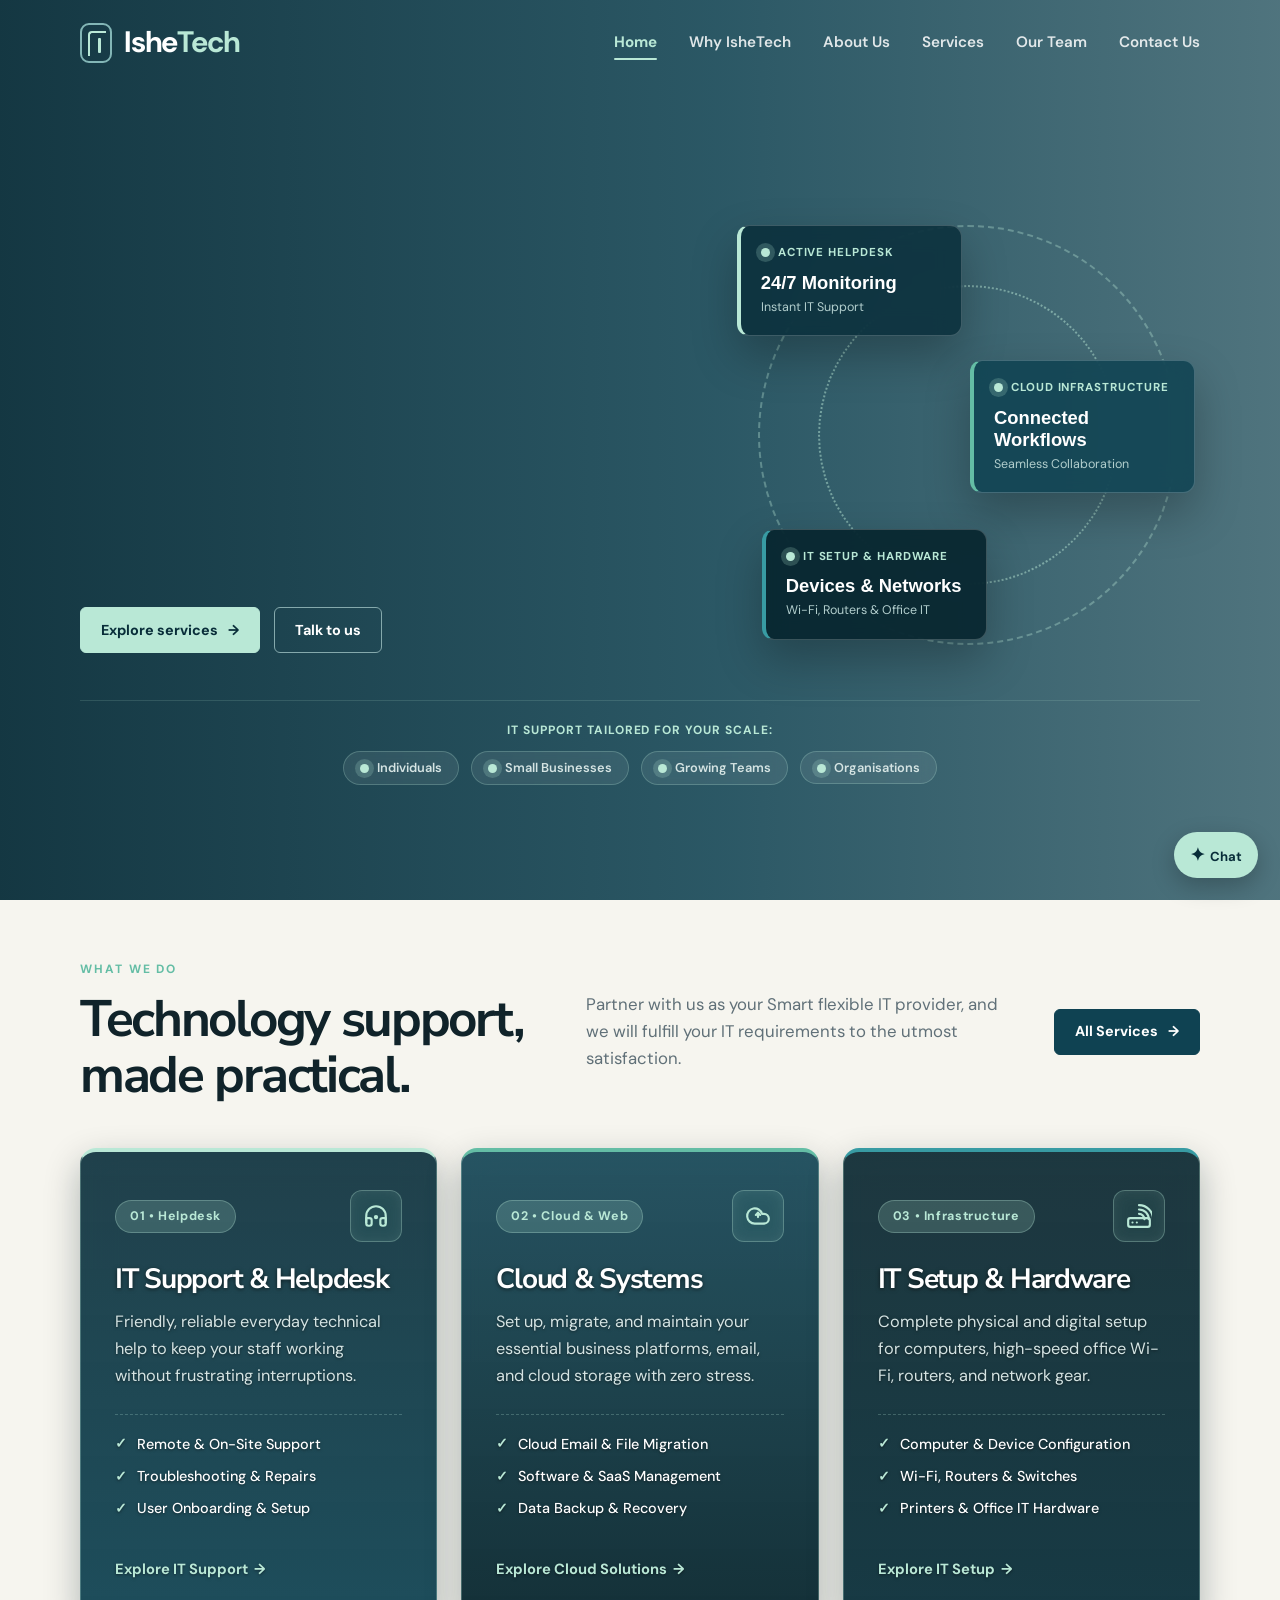
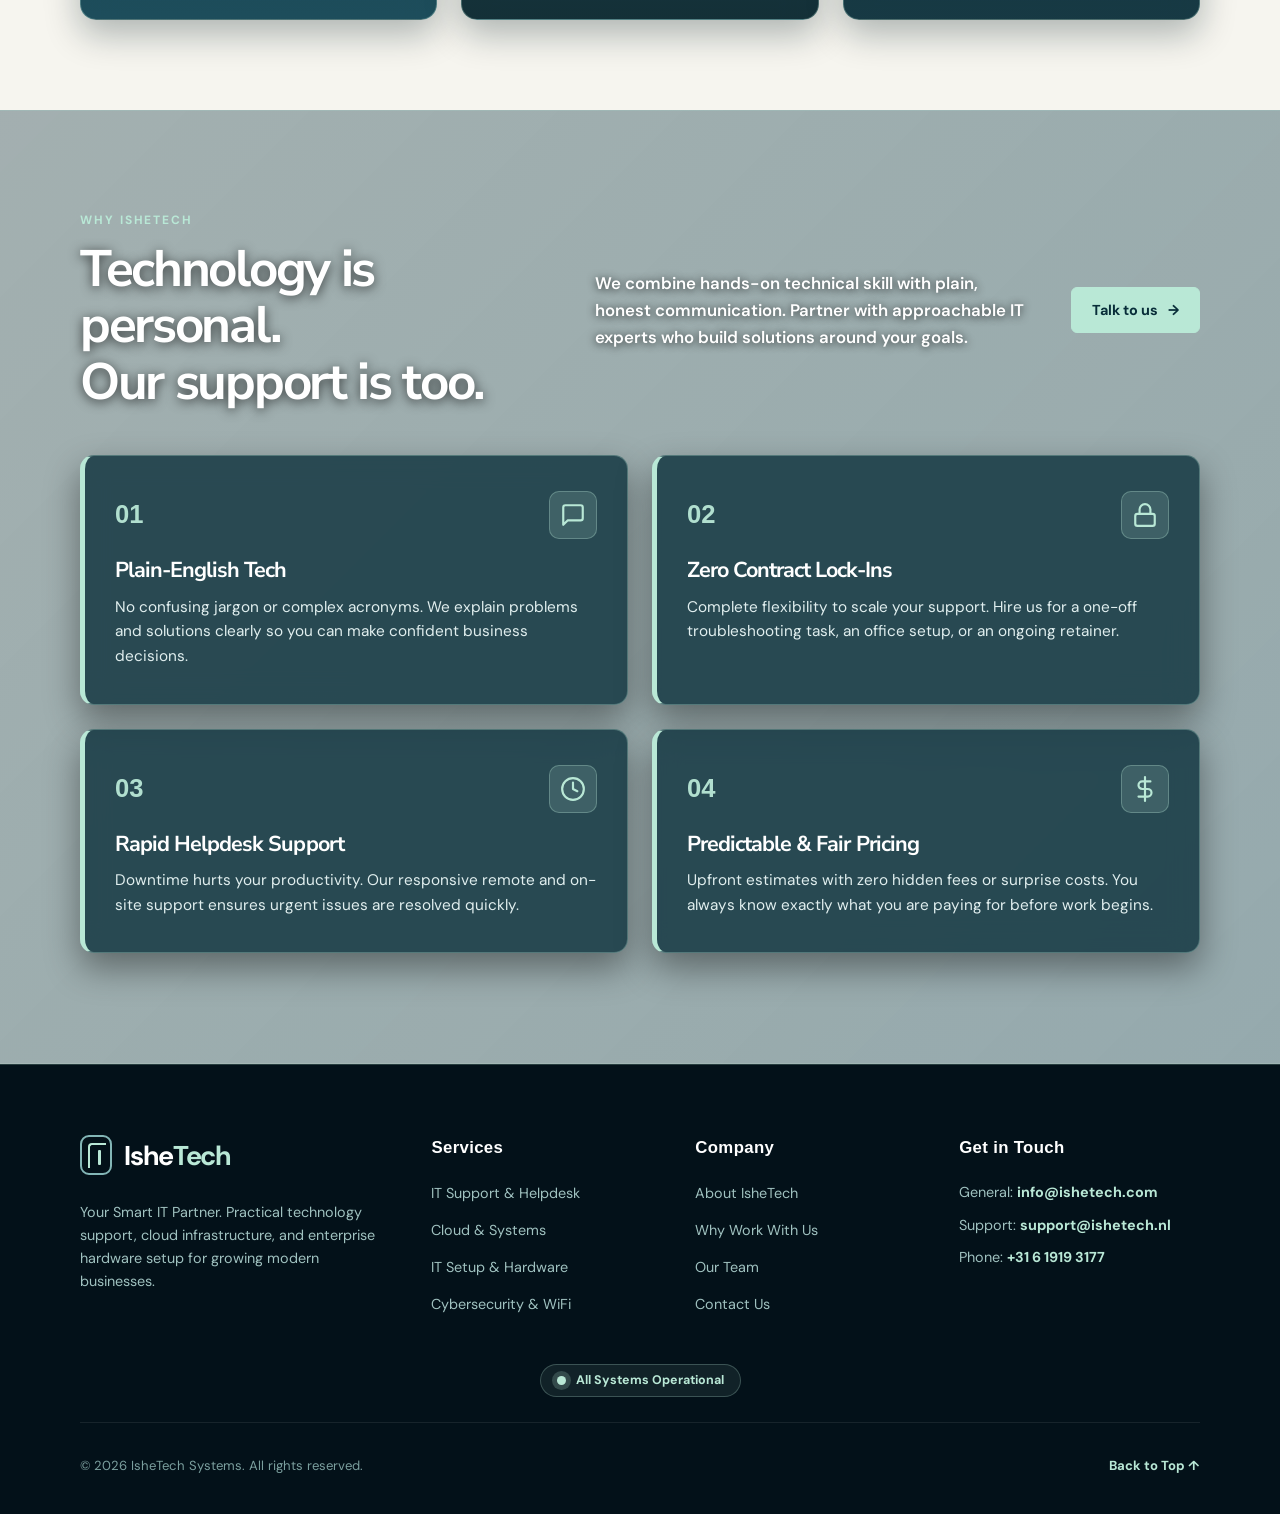
<file: index.html>
<!doctype html>
<html lang="en">
<head>
  <!-- ==========================================================================
       META TAGS, PAGE TITLE & EXTERNAL FONTS / STYLESHEET
       ========================================================================== -->
  <meta charset="utf-8">
  <meta name="viewport" content="width=device-width,initial-scale=1">
  <meta name="description" content="Practical IT services, support and digital solutions from IsheTech Systems.">
  <title>IsheTech Systems | Your Smart IT Partner</title>
  
  <!-- Google Web Fonts: DM Sans & Nunito Sans -->
  <link rel="preconnect" href="https://fonts.googleapis.com">
  <link rel="preconnect" href="https://fonts.gstatic.com" crossorigin>
  <link href="https://fonts.googleapis.com/css2?family=DM+Sans:wght@400;500;600;700&family=Nunito+Sans:wght@600;700;800&display=swap" rel="stylesheet">
  
  <!-- Main Stylesheet (style.css) -->
  <link rel="stylesheet" href="style.css">
</head>
<body class="home">

  <!-- Accessibility Skip Link for Keyboard Navigation -->
  <a class="skip-link" href="#main">Skip to content</a>

  <!-- ==========================================================================
       SITE HEADER & TOP NAVIGATION (POPULATED DYNAMICALLY VIA SCRIPT.JS)
       ========================================================================== -->
  <header class="site-header">
    <div class="container nav-wrap"></div>
  </header>

  <!-- ==========================================================================
       MAIN PAGE CONTENT CONTAINER
       ========================================================================== -->
  <main id="main">

    


<!-- ==========================================================================
         SECTION 1: HERO (CYCLING HEADLINES, CTA BUTTONS, GALAXY CARDS & CENTERED PILLS)
         ========================================================================== -->
    <section class="hero hero-restored">
      <div class="container hero-grid">
        
        <!-- Left Column: Cycling Headlines & CTA Buttons -->
        <div class="hero-copy">
          <div class="hero-messages">
            <!-- Headline Slide 01 -->
            <div class="hero-message hero-message-one">
              <p class="eyebrow">IsheTech Systems</p>
              <h1>Technology that moves <em>your business</em> forward.</h1>
              <p class="hero-text">Clear, reliable IT support and practical technology solutions for individuals, businesses and organisations.</p>
            </div>
            <!-- Headline Slide 02 -->
            <div class="hero-message hero-message-two">
              <p class="eyebrow">Your Smart IT Partner</p>
              <h1>Support that makes <em>technology</em> feel simple.</h1>
              <p class="hero-text">From urgent everyday fixes to better systems for tomorrow, we help you move forward with confidence.</p>
            </div>
          </div>
          
          <!-- Hero Action Buttons -->
          <div class="hero-actions">
            <a class="button button-primary" href="services.html">Explore services <span>→</span></a>
            <a class="button button-secondary" href="contact.html">Talk to us</a>
          </div>
        </div>

        <!-- Right Column: Rotating Galaxy Orbits & Ecosystem Cards -->
        <div class="hero-visual" aria-hidden="true">
          <div class="orbit orbit-one"></div>
          <div class="orbit orbit-two"></div>
          
          <!-- Ecosystem Card 01: IT Helpdesk -->
          <div class="system-card card-one">
            <div class="card-badge"><span class="status-pulse"></span> Active Helpdesk</div>
            <strong>24/7 Monitoring</strong>
            <small>Instant IT Support</small>
          </div>

          <!-- Ecosystem Card 02: Cloud Systems -->
          <div class="system-card card-two">
            <div class="card-badge"><span class="status-pulse"></span> Cloud Infrastructure</div>
            <strong>Connected Workflows</strong>
            <small>Seamless Collaboration</small>
          </div>

          <!-- Ecosystem Card 03: IT Setup & Hardware -->
          <div class="system-card card-three">
            <div class="card-badge"><span class="status-pulse"></span> IT Setup &amp; Hardware</div>
            <strong>Devices &amp; Networks</strong>
            <small>Wi-Fi, Routers &amp; Office IT</small>
          </div>
        </div>

        <!-- Bottom Centered Audience Scale Pills -->
        <div class="hero-audience-bottom">
          <p class="hero-audience-title">IT support tailored for your scale:</p>
          <div class="hero-audience-pills">
            <span><i class="status-pulse"></i> Individuals</span>
            <span><i class="status-pulse"></i> Small Businesses</span>
            <span><i class="status-pulse"></i> Growing Teams</span>
            <span><i class="status-pulse"></i> Organisations</span>
          </div>
        </div>

      </div>
    </section>







    <!-- ==========================================================================
         SECTION 2: WHAT WE DO / DARK GLASS CARDS WITH PATH-LENGTH ANIMATED SVGS
         ========================================================================== -->
    <section class="section services">
      <div class="container">
        
        <!-- Section Intro & Updated Copy -->
        <div class="section-intro">
          <div>
            <p class="eyebrow">What We Do</p>
            <h2>Technology support,<br>made practical.</h2>
          </div>
          <p>Partner with us as your Smart flexible IT provider, and we will fulfill your IT requirements to the utmost satisfaction.</p>
          <a class="button button-dark" href="services.html">All Services <span>→</span></a>
        </div>

        <!-- 3 Dark Glassmorphic Service Modules -->
        <div class="service-grid-new">
          
          <!-- Service Module 01: IT Support & Helpdesk -->
          <article class="service-card dark-service-card card-shade-one">
            <div class="service-card-header">
              <span class="service-tag">01 • Helpdesk</span>
              <div class="service-icon-wrap">
                <svg class="service-svg" viewBox="0 0 24 24" fill="none" stroke="currentColor" stroke-width="2" stroke-linecap="round" stroke-linejoin="round">
                  <path pathLength="100" class="animated-path" d="M3 18v-6a9 9 0 0 1 18 0v6"></path>
                  <path pathLength="100" class="animated-path" d="M21 19a2 2 0 0 1-2 2h-1a2 2 0 0 1-2-2v-3a2 2 0 0 1 2-2h3zM3 19a2 2 0 0 0 2 2h1a2 2 0 0 0 2-2v-3a2 2 0 0 0-2-2H3z"></path>
                  <circle pathLength="100" class="animated-path" cx="12" cy="13" r="1" fill="currentColor"></circle>
                </svg>
              </div>
            </div>
            <h3>IT Support &amp; Helpdesk</h3>
            <p>Friendly, reliable everyday technical help to keep your staff working without frustrating interruptions.</p>
            <ul class="service-list-mini">
              <li><span>✓</span> Remote &amp; On-Site Support</li>
              <li><span>✓</span> Troubleshooting &amp; Repairs</li>
              <li><span>✓</span> User Onboarding &amp; Setup</li>
            </ul>
            <a class="service-link" href="services.html#support">Explore IT Support <span>→</span></a>
          </article>

          <!-- Service Module 02: Cloud & Systems -->
          <article class="service-card dark-service-card card-shade-two">
            <div class="service-card-header">
              <span class="service-tag">02 • Cloud &amp; Web</span>
              <div class="service-icon-wrap">
                <svg class="service-svg" viewBox="0 0 24 24" fill="none" stroke="currentColor" stroke-width="2" stroke-linecap="round" stroke-linejoin="round">
                  <path pathLength="100" class="animated-path" d="M17.5 19H9a7 7 0 1 1 6.71-9h1.79a4.5 4.5 0 1 1 0 9Z"></path>
                  <polyline pathLength="100" class="animated-path" points="12 13 12 9 10 11"></polyline>
                  <polyline pathLength="100" class="animated-path" points="12 9 14 11"></polyline>
                </svg>
              </div>
            </div>
            <h3>Cloud &amp; Systems</h3>
            <p>Set up, migrate, and maintain your essential business platforms, email, and cloud storage with zero stress.</p>
            <ul class="service-list-mini">
              <li><span>✓</span> Cloud Email &amp; File Migration</li>
              <li><span>✓</span> Software &amp; SaaS Management</li>
              <li><span>✓</span> Data Backup &amp; Recovery</li>
            </ul>
            <a class="service-link" href="services.html#cloud">Explore Cloud Solutions <span>→</span></a>
          </article>

          <!-- Service Module 03: IT Setup & Hardware -->
          <article class="service-card dark-service-card card-shade-three">
            <div class="service-card-header">
              <span class="service-tag">03 • Infrastructure</span>
              <div class="service-icon-wrap">
                <svg class="service-svg" viewBox="0 0 24 24" fill="none" stroke="currentColor" stroke-width="2" stroke-linecap="round" stroke-linejoin="round">
                  <rect pathLength="100" class="animated-path" x="2" y="14" width="20" height="8" rx="2"></rect>
                  <path pathLength="100" class="animated-path" d="M6 18h.01M10 18h.01"></path>
                  <path pathLength="100" class="animated-path" d="M12 10a5 5 0 0 1 5 5M12 6a9 9 0 0 1 9 9M12 2a13 13 0 0 1 13 13"></path>
                </svg>
              </div>
            </div>
            <h3>IT Setup &amp; Hardware</h3>
            <p>Complete physical and digital setup for computers, high-speed office Wi-Fi, routers, and network gear.</p>
            <ul class="service-list-mini">
              <li><span>✓</span> Computer &amp; Device Configuration</li>
              <li><span>✓</span> Wi-Fi, Routers &amp; Switches</li>
              <li><span>✓</span> Printers &amp; Office IT Hardware</li>
            </ul>
            <a class="service-link" href="services.html#infrastructure">Explore IT Setup <span>→</span></a>
          </article>

        </div>
      </div>
    </section>

    <!-- ==========================================================================
         SECTION 3: WHY ISHETECH / HIGH-TRANSPARENCY NETWORK BACKDROP
         ========================================================================== -->
    <section id="why-ishetech" class="section advantage-section dark-advantage-theme">
      <div class="container">
        
        <!-- Section Title & Intro -->
        <div class="section-intro">
          <div>
            <p class="eyebrow eyebrow-light">Why IsheTech</p>
            <h2 class="title-light">Technology is personal.<br>Our support is too.</h2>
          </div>
          <p class="text-light">We combine hands-on technical skill with plain, honest communication. Partner with approachable IT experts who build solutions around your goals.</p>
          <a class="button button-primary" href="contact.html">Talk to us <span>→</span></a>
        </div>

        <!-- 4-Pillar Glassmorphic Advantage Grid -->
        <div class="advantage-grid">
          
          <!-- Pillar 01: Plain English -->
          <article class="advantage-card dark-glass-card">
            <div class="adv-header">
              <span class="adv-number">01</span>
              <div class="dark-icon-wrap">
                <svg class="service-svg" viewBox="0 0 24 24" fill="none" stroke="currentColor" stroke-width="2" stroke-linecap="round" stroke-linejoin="round">
                  <path pathLength="100" class="animated-path" d="M21 15a2 2 0 0 1-2 2H7l-4 4V5a2 2 0 0 1 2-2h14a2 2 0 0 1 2 2z"></path>
                </svg>
              </div>
            </div>
            <h3>Plain-English Tech</h3>
            <p>No confusing jargon or complex acronyms. We explain problems and solutions clearly so you can make confident business decisions.</p>
          </article>

          <!-- Pillar 02: No Lock-ins -->
          <article class="advantage-card dark-glass-card">
            <div class="adv-header">
              <span class="adv-number">02</span>
              <div class="dark-icon-wrap">
                <svg class="service-svg" viewBox="0 0 24 24" fill="none" stroke="currentColor" stroke-width="2" stroke-linecap="round" stroke-linejoin="round">
                  <rect pathLength="100" class="animated-path" x="3" y="11" width="18" height="11" rx="2" ry="2"></rect>
                  <path pathLength="100" class="animated-path" d="M7 11V7a5 5 0 0 1 10 0v4"></path>
                </svg>
              </div>
            </div>
            <h3>Zero Contract Lock-Ins</h3>
            <p>Complete flexibility to scale your support. Hire us for a one-off troubleshooting task, an office setup, or an ongoing retainer.</p>
          </article>

          <!-- Pillar 03: Fast Helpdesk -->
          <article class="advantage-card dark-glass-card">
            <div class="adv-header">
              <span class="adv-number">03</span>
              <div class="dark-icon-wrap">
                <svg class="service-svg" viewBox="0 0 24 24" fill="none" stroke="currentColor" stroke-width="2" stroke-linecap="round" stroke-linejoin="round">
                  <circle pathLength="100" class="animated-path" cx="12" cy="12" r="10"></circle>
                  <polyline pathLength="100" class="animated-path" points="12 6 12 12 16 14"></polyline>
                </svg>
              </div>
            </div>
            <h3>Rapid Helpdesk Support</h3>
            <p>Downtime hurts your productivity. Our responsive remote and on-site support ensures urgent issues are resolved quickly.</p>
          </article>

          <!-- Pillar 04: Fair Pricing -->
          <article class="advantage-card dark-glass-card">
            <div class="adv-header">
              <span class="adv-number">04</span>
              <div class="dark-icon-wrap">
                <svg class="service-svg" viewBox="0 0 24 24" fill="none" stroke="currentColor" stroke-width="2" stroke-linecap="round" stroke-linejoin="round">
                  <line pathLength="100" class="animated-path" x1="12" y1="1" x2="12" y2="23"></line>
                  <path pathLength="100" class="animated-path" d="M17 5H9.5a3.5 3.5 0 0 0 0 7h5a3.5 3.5 0 0 1 0 7H6"></path>
                </svg>
              </div>
            </div>
            <h3>Predictable &amp; Fair Pricing</h3>
            <p>Upfront estimates with zero hidden fees or surprise costs. You always know exactly what you are paying for before work begins.</p>
          </article>

        </div>
      </div>
    </section>

  </main>

  <!-- ==========================================================================
       SITE FOOTER (POPULATED DYNAMICALLY VIA SCRIPT.JS)
       ========================================================================== -->
  <footer class="site-footer"></footer>

  <!-- ==========================================================================
       FLOATING QUICK CHAT WIDGET & JAVASCRIPT LOGIC
       ========================================================================== -->
  <button class="chat-button" type="button" aria-label="Open quick chat" title="Quick chat">
    <span>✦</span><b>Chat</b>
  </button>
  
  <script src="script.js"></script>
</body>
</html>
</file>
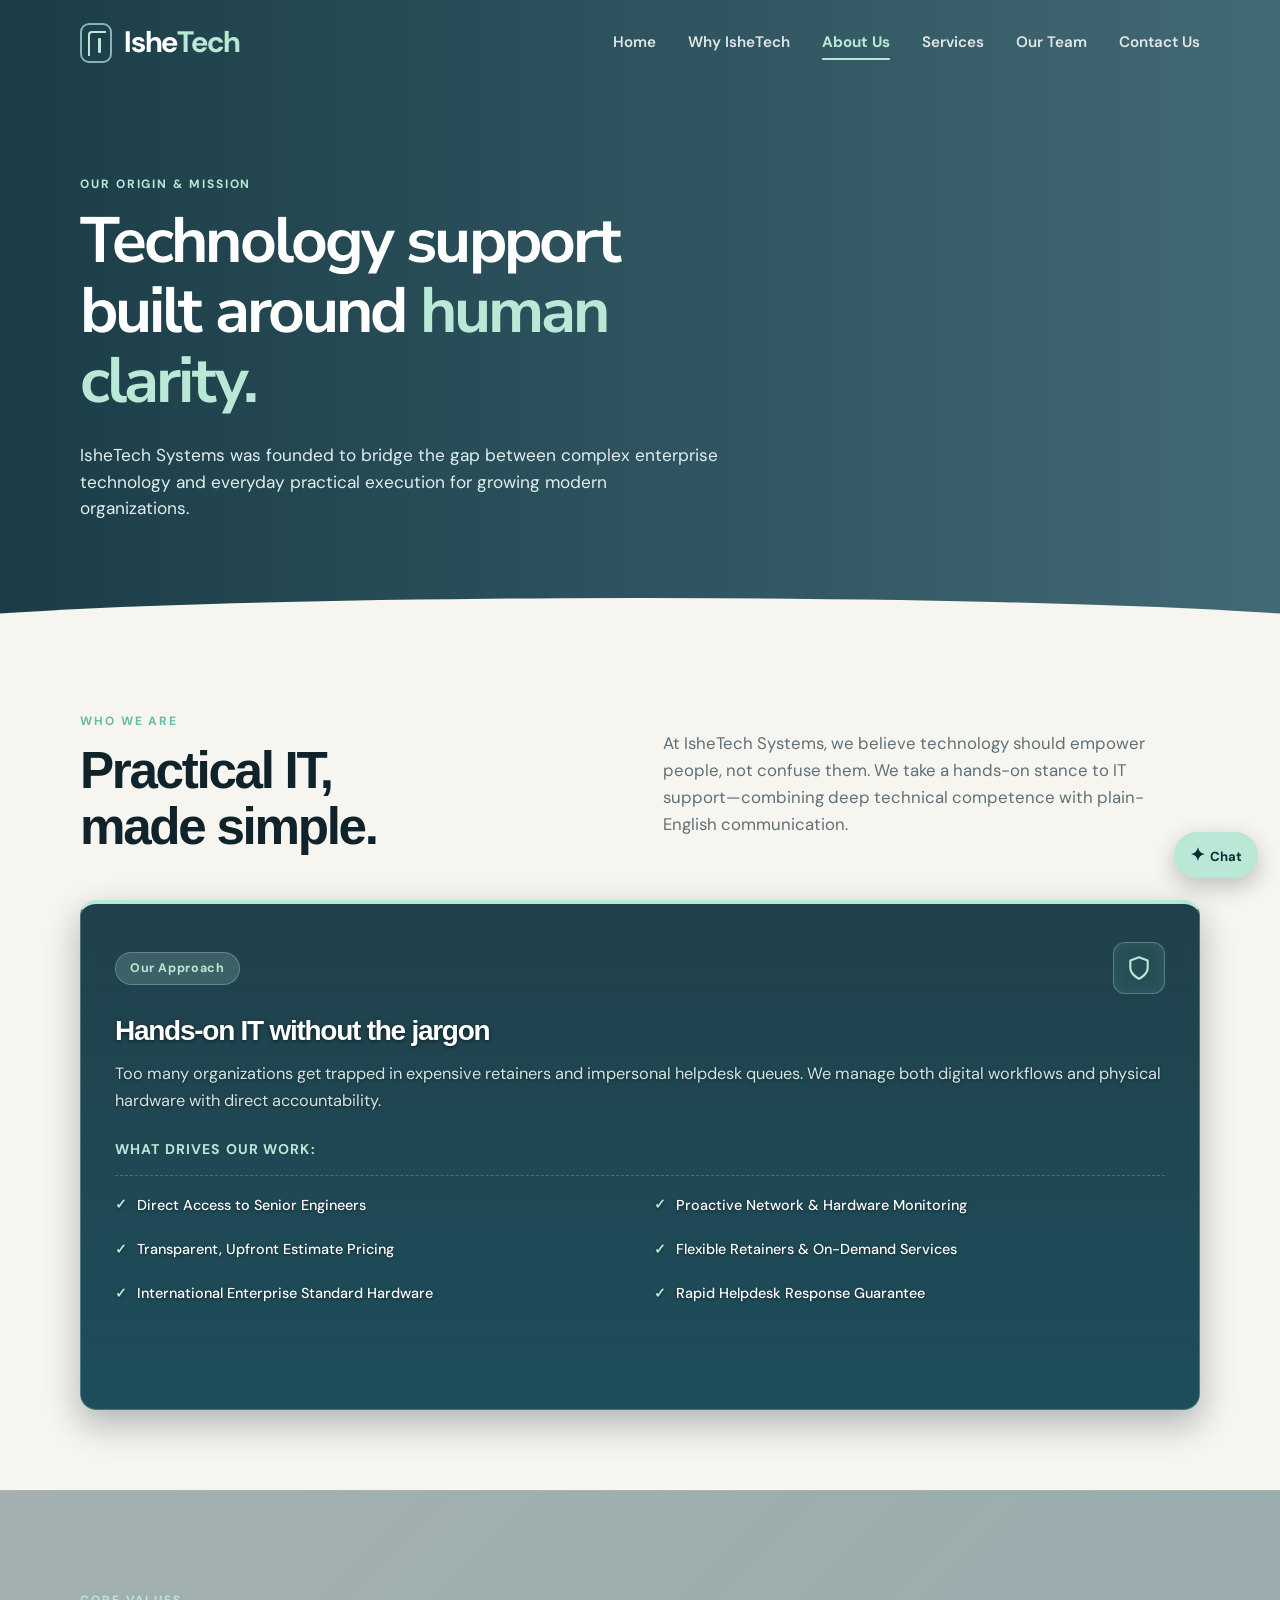
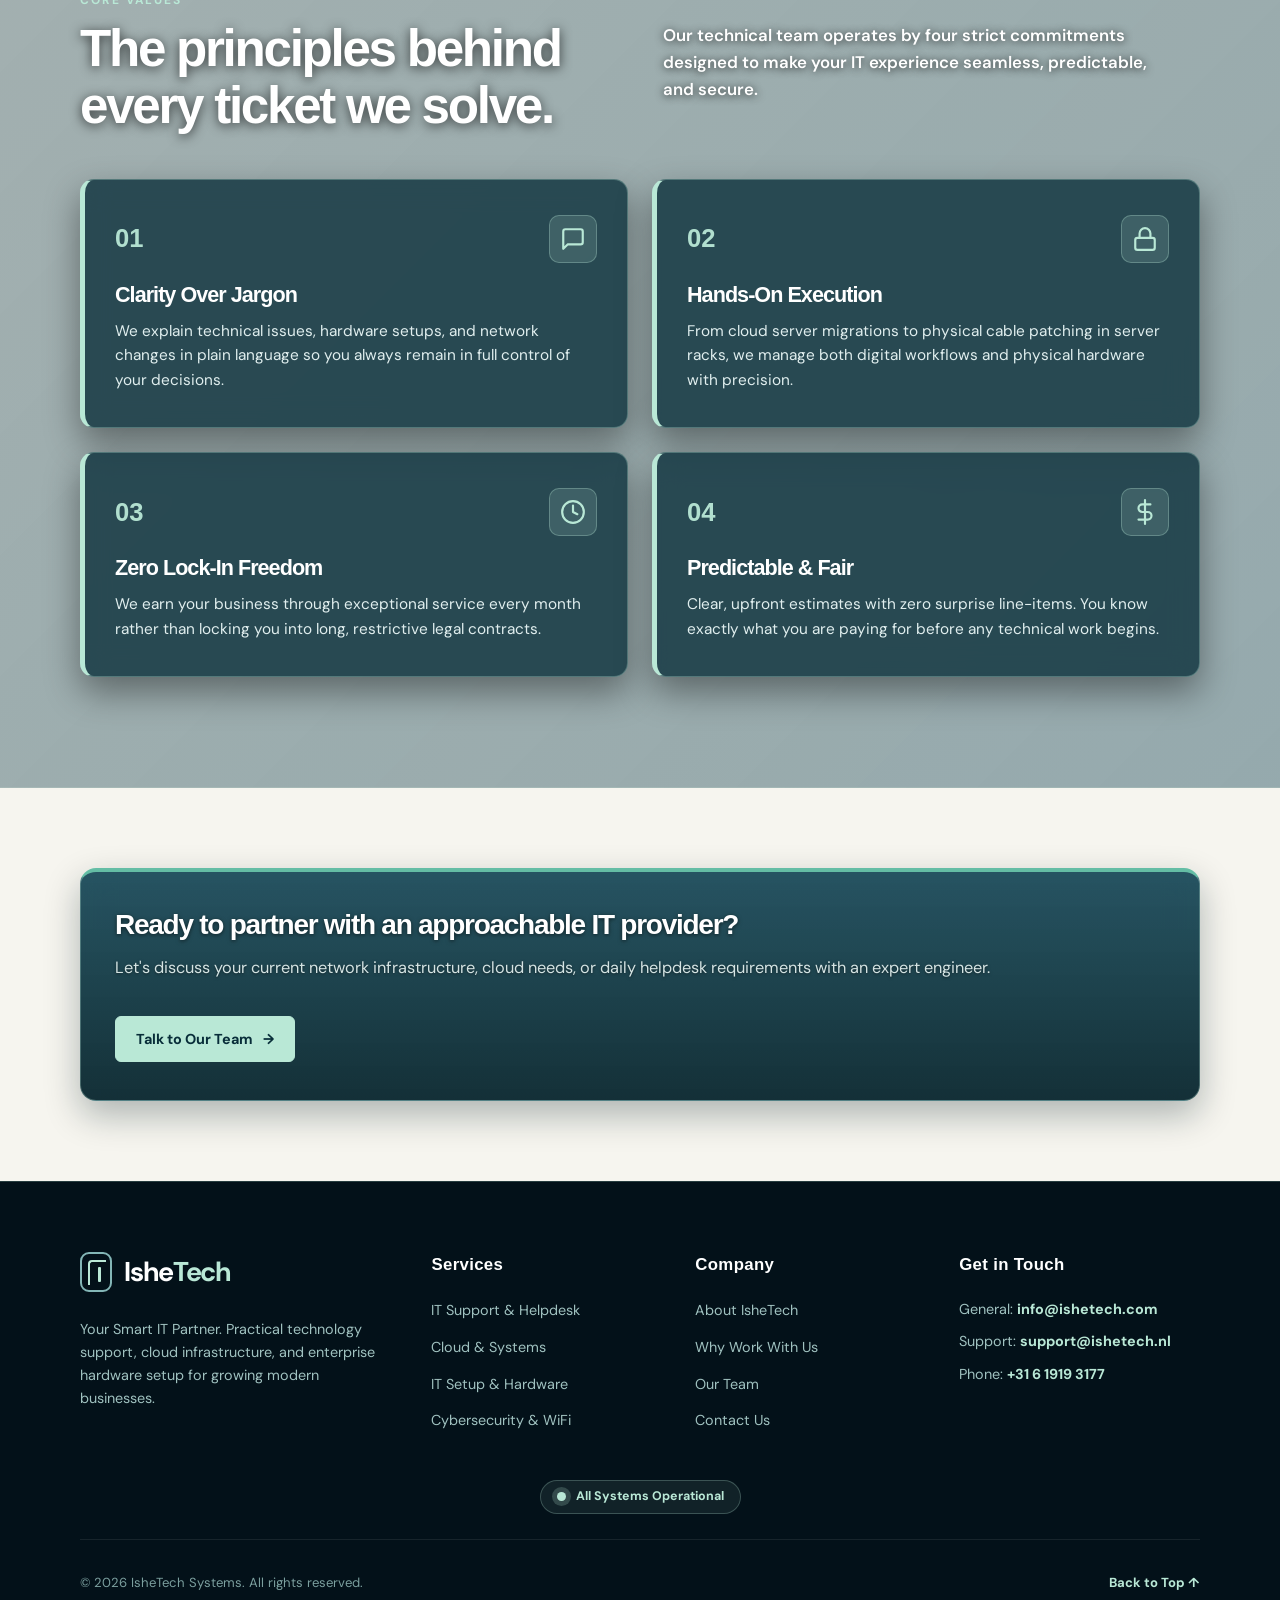
<file: about.html>
<!doctype html>
<html lang="en">
<head>
  <meta charset="utf-8">
  <meta name="viewport" content="width=device-width,initial-scale=1">
  <meta name="description" content="Learn about IsheTech Systems — our mission, core engineering values, and practical approach to modern IT support.">
  <title>About Us | IsheTech Systems</title>
  
  <link rel="preconnect" href="https://fonts.googleapis.com">
  <link rel="preconnect" href="https://fonts.gstatic.com" crossorigin>
  <link href="https://fonts.googleapis.com/css2?family=DM+Sans:wght@400;500;600;700&family=Nunito+Sans:wght@600;700;800&display=swap" rel="stylesheet">
  
  <link rel="stylesheet" href="style.css">
</head>
<body class="inner-page about-page">

  <a class="skip-link" href="#main">Skip to content</a>

  <!-- SITE HEADER & NAVIGATION -->
  <header class="site-header inner-header">
    <div class="container nav-wrap"></div>
  </header>

  <main id="main">

    <!-- PAGE HERO -->
    <section class="page-hero">
      <div class="container">
        <p class="eyebrow eyebrow-light">Our Origin &amp; Mission</p>
        <h1>Technology support built around <em>human clarity.</em></h1>
        <p>IsheTech Systems was founded to bridge the gap between complex enterprise technology and everyday practical execution for growing modern organizations.</p>
      </div>
    </section>

    

    <!-- SECTION 1: OUR STORY & APPROACH (MATCHING 'WHAT WE DO' FORMAT) -->
    <section class="section about-story-section">
      <div class="container">
        
        <!-- Section Intro matching 'What We Do' structure -->
        <div class="section-intro">
          <div>
            <p class="eyebrow">Who We Are</p>
            <h2>Practical IT,<br>made simple.</h2>
          </div>
          <p>At IsheTech Systems, we believe technology should empower people, not confuse them. We take a hands-on stance to IT support—combining deep technical competence with plain-English communication.</p>
        </div>

        <!-- Dark Glass Card matching 'What We Do' module styling -->
        <article class="service-card dark-service-card card-shade-one">
          <div class="service-card-header">
            <span class="service-tag">Our Approach</span>
            <div class="service-icon-wrap">
              <svg class="service-svg" viewBox="0 0 24 24" fill="none" stroke="currentColor" stroke-width="2" stroke-linecap="round" stroke-linejoin="round">
                <path pathLength="100" class="animated-path" d="M12 22s8-4 8-10V5l-8-3-8 3v7c0 6 8 10 8 10z"></path>
              </svg>
            </div>
          </div>
          
          <h3>Hands-on IT without the jargon</h3>
          <p>Too many organizations get trapped in expensive retainers and impersonal helpdesk queues. We manage both digital workflows and physical hardware with direct accountability.</p>
          
          <div class="expanded-features-wrap">
            <strong>What Drives Our Work:</strong>
            <ul class="service-list-mini expanded-two-col">
              <li><span>✓</span> Direct Access to Senior Engineers</li>
              <li><span>✓</span> Proactive Network &amp; Hardware Monitoring</li>
              <li><span>✓</span> Transparent, Upfront Estimate Pricing</li>
              <li><span>✓</span> Flexible Retainers &amp; On-Demand Services</li>
              <li><span>✓</span> International Enterprise Standard Hardware</li>
              <li><span>✓</span> Rapid Helpdesk Response Guarantee</li>
            </ul>
          </div>
        </article>

      </div>
    </section>





















    <!-- SECTION 2: CORE OPERATING VALUES -->
    <section class="section advantage-section dark-advantage-theme">
      <div class="container">
        
        <div class="section-intro">
          <div>
            <p class="eyebrow eyebrow-light">Core Values</p>
            <h2 class="title-light">The principles behind<br>every ticket we solve.</h2>
          </div>
          <p class="text-light">Our technical team operates by four strict commitments designed to make your IT experience seamless, predictable, and secure.</p>
        </div>

        <div class="advantage-grid">
          
          <article class="advantage-card dark-glass-card">
            <div class="adv-header">
              <span class="adv-number">01</span>
              <div class="dark-icon-wrap">
                <svg class="service-svg" viewBox="0 0 24 24" fill="none" stroke="currentColor" stroke-width="2" stroke-linecap="round" stroke-linejoin="round">
                  <path pathLength="100" class="animated-path" d="M21 15a2 2 0 0 1-2 2H7l-4 4V5a2 2 0 0 1 2-2h14a2 2 0 0 1 2 2z"></path>
                </svg>
              </div>
            </div>
            <h3>Clarity Over Jargon</h3>
            <p>We explain technical issues, hardware setups, and network changes in plain language so you always remain in full control of your decisions.</p>
          </article>

          <article class="advantage-card dark-glass-card">
            <div class="adv-header">
              <span class="adv-number">02</span>
              <div class="dark-icon-wrap">
                <svg class="service-svg" viewBox="0 0 24 24" fill="none" stroke="currentColor" stroke-width="2" stroke-linecap="round" stroke-linejoin="round">
                  <rect pathLength="100" class="animated-path" x="3" y="11" width="18" height="11" rx="2" ry="2"></rect>
                  <path pathLength="100" class="animated-path" d="M7 11V7a5 5 0 0 1 10 0v4"></path>
                </svg>
              </div>
            </div>
            <h3>Hands-On Execution</h3>
            <p>From cloud server migrations to physical cable patching in server racks, we manage both digital workflows and physical hardware with precision.</p>
          </article>

          <article class="advantage-card dark-glass-card">
            <div class="adv-header">
              <span class="adv-number">03</span>
              <div class="dark-icon-wrap">
                <svg class="service-svg" viewBox="0 0 24 24" fill="none" stroke="currentColor" stroke-width="2" stroke-linecap="round" stroke-linejoin="round">
                  <circle pathLength="100" class="animated-path" cx="12" cy="12" r="10"></circle>
                  <polyline pathLength="100" class="animated-path" points="12 6 12 12 16 14"></polyline>
                </svg>
              </div>
            </div>
            <h3>Zero Lock-In Freedom</h3>
            <p>We earn your business through exceptional service every month rather than locking you into long, restrictive legal contracts.</p>
          </article>

          <article class="advantage-card dark-glass-card">
            <div class="adv-header">
              <span class="adv-number">04</span>
              <div class="dark-icon-wrap">
                <svg class="service-svg" viewBox="0 0 24 24" fill="none" stroke="currentColor" stroke-width="2" stroke-linecap="round" stroke-linejoin="round">
                  <line pathLength="100" class="animated-path" x1="12" y1="1" x2="12" y2="23"></line>
                  <path pathLength="100" class="animated-path" d="M17 5H9.5a3.5 3.5 0 0 0 0 7h5a3.5 3.5 0 0 1 0 7H6"></path>
                </svg>
              </div>
            </div>
            <h3>Predictable &amp; Fair</h3>
            <p>Clear, upfront estimates with zero surprise line-items. You know exactly what you are paying for before any technical work begins.</p>
          </article>

        </div>
      </div>
    </section>

    <!-- SECTION 3: ACTION CTA BANNER -->
    <section class="section about-cta-section">
      <div class="container">
        <article class="service-card dark-service-card card-shade-two">
          <h3>Ready to partner with an approachable IT provider?</h3>
          <p>Let's discuss your current network infrastructure, cloud needs, or daily helpdesk requirements with an expert engineer.</p>
          <div class="card-footer-action">
            <a class="button button-primary" href="contact.html">Talk to Our Team <span>→</span></a>
          </div>
        </article>
      </div>
    </section>

  </main>

  <!-- SITE FOOTER -->
  <footer class="site-footer"></footer>

  <!-- FLOATING CHAT WIDGET -->
  <button class="chat-button" type="button" aria-label="Open quick chat" title="Quick chat">
    <span>✦</span><b>Chat</b>
  </button>
  
  <script src="script.js"></script>
</body>
</html>
</file>
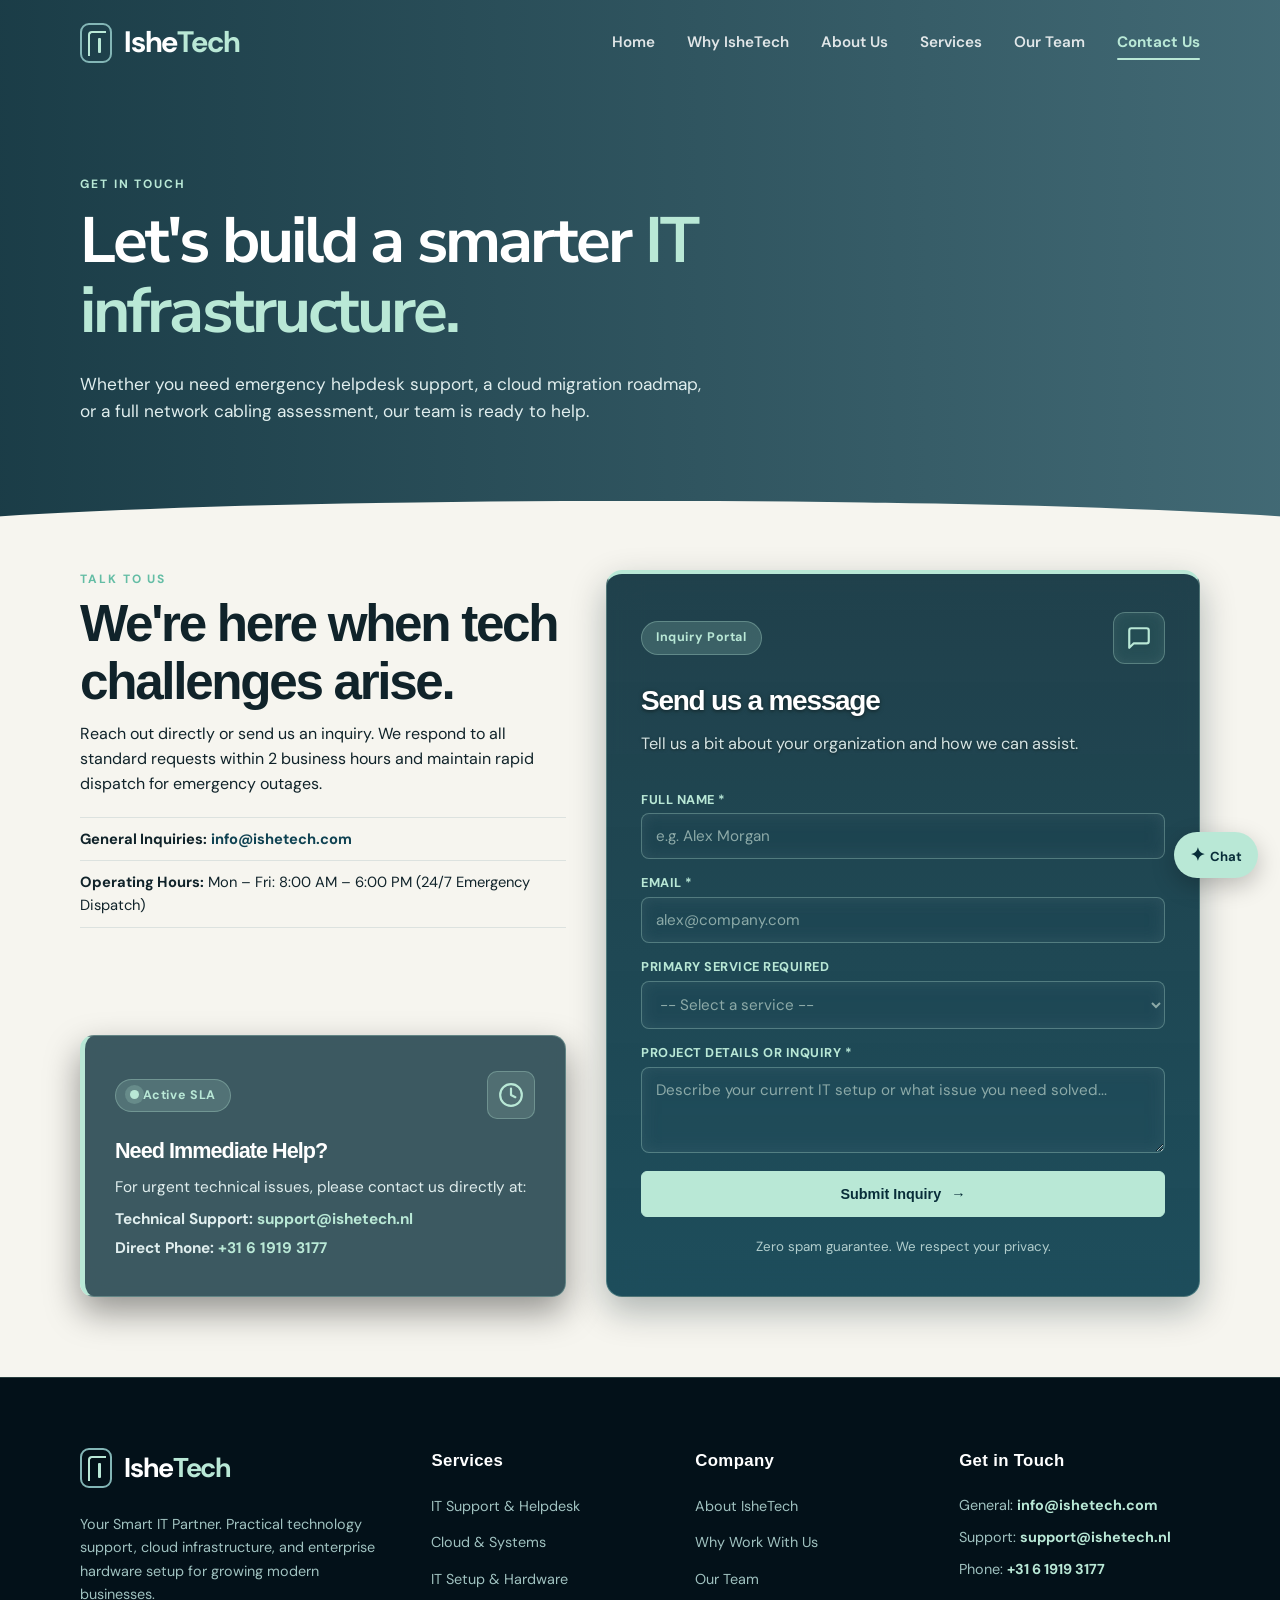
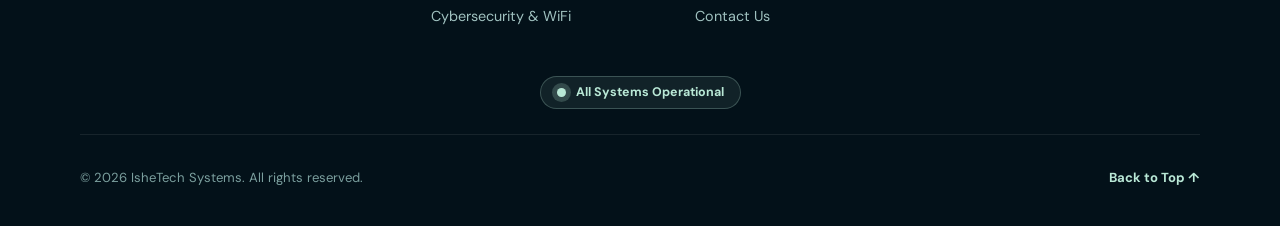
<file: contact.html>
<!doctype html>
<html lang="en">
<head>
  <meta charset="utf-8">
  <meta name="viewport" content="width=device-width,initial-scale=1">
  <meta name="description" content="Get in touch with IsheTech Systems for IT support, cloud migrations, infrastructure setup, or a free IT audit.">
  <title>Contact Us | IsheTech Systems</title>
  
  <link rel="preconnect" href="https://fonts.googleapis.com">
  <link rel="preconnect" href="https://fonts.gstatic.com" crossorigin>
  <link href="https://fonts.googleapis.com/css2?family=DM+Sans:wght@400;500;600;700&family=Nunito+Sans:wght@600;700;800&display=swap" rel="stylesheet">
  
  <link rel="stylesheet" href="style.css">
</head>
<body class="inner-page contact-page">

  <a class="skip-link" href="#main">Skip to content</a>

  <!-- SITE HEADER (DYNAMICALLY POPULATED) -->
  <header class="site-header inner-header">
    <div class="container nav-wrap"></div>
  </header>

  <main id="main">

    <!-- PAGE HERO -->
    <section class="page-hero">
      <div class="container">
        <p class="eyebrow eyebrow-light">Get In Touch</p>
        <h1>Let's build a smarter <em>IT infrastructure.</em></h1>
        <p>Whether you need emergency helpdesk support, a cloud migration roadmap, or a full network cabling assessment, our team is ready to help.</p>
      </div>
    </section>

    <!-- CONTACT SECTION -->
    <section class="section contact-section">
      <div class="container">
        
        <div class="contact-grid">
          
          <!-- Left Panel: Talk to us & SLA -->
          <div class="contact-info-panel">
            <div>
              <p class="eyebrow" style="margin-bottom: 6px;">Talk to us</p>
              <h2 style="margin-top: 0; line-height: 1.15;">We're here when tech challenges arise.</h2>
              <p style="margin-top: 10px;">Reach out directly or send us an inquiry. We respond to all standard requests within 2 business hours and maintain rapid dispatch for emergency outages.</p>

              <div class="contact-details">
                <p><b>General Inquiries:</b> <a href="mailto:info@ishetech.com">info@ishetech.com</a></p>
                <p><b>Operating Hours:</b> Mon – Fri: 8:00 AM – 6:00 PM (24/7 Emergency Dispatch)</p>
              </div>
            </div>

            <!-- Active SLA Badge Card (Aligned to Base) -->
            <div class="dark-glass-card contact-sla-card" style="margin-top: 20px;">
              <div class="adv-header">
                <span class="service-tag"><i class="status-pulse"></i> Active SLA</span>
                <div class="dark-icon-wrap">
                  <svg class="service-svg" viewBox="0 0 24 24" fill="none" stroke="currentColor" stroke-width="2" stroke-linecap="round" stroke-linejoin="round">
                    <circle pathLength="100" class="animated-path" cx="12" cy="12" r="10"></circle>
                    <polyline pathLength="100" class="animated-path" points="12 6 12 12 16 14"></polyline>
                  </svg>
                </div>
              </div>
              <h3>Need Immediate Help?</h3>
              <p>For urgent technical issues, please contact us directly at:</p>
              <p style="margin-top: 8px; margin-bottom: 4px;"><b>Technical Support:</b> <a href="mailto:support@ishetech.nl" class="mint-link">support@ishetech.nl</a></p>
              <p style="margin-top: 0; margin-bottom: 0;"><b>Direct Phone:</b> <a href="tel:+31619193177" class="mint-link">+31 6 1919 3177</a></p>
            </div>
          </div>

          <!-- Right Panel: Dark Glass Contact Form -->
          <div class="service-card dark-service-card card-shade-one contact-form-card">
            <div>
              <div class="service-card-header">
                <span class="service-tag">Inquiry Portal</span>
                <div class="service-icon-wrap">
                  <svg class="service-svg" viewBox="0 0 24 24" fill="none" stroke="currentColor" stroke-width="2" stroke-linecap="round" stroke-linejoin="round">
                    <path pathLength="100" class="animated-path" d="M21 15a2 2 0 0 1-2 2H7l-4 4V5a2 2 0 0 1 2-2h14a2 2 0 0 1 2 2z"></path>
                  </svg>
                </div>
              </div>

              <h3>Send us a message</h3>
              <p>Tell us a bit about your organization and how we can assist.</p>
            </div>

            <form class="contact-form-glass" id="contact-form" action="#" method="post">
              <div class="form-group">
                <label for="full-name">Full Name *</label>
                <input type="text" id="full-name" name="name" autocomplete="name" placeholder="e.g. Alex Morgan" required>
              </div>

              <div class="form-group">
                <label for="work-email">Email *</label>
                <input type="email" id="work-email" name="email" autocomplete="email" placeholder="alex@company.com" required>
              </div>

              <div class="form-group">
                <label for="service-interest">Primary Service Required</label>
                <select id="service-interest" name="service" required>
                  <option value="" disabled selected hidden>-- Select a service --</option>
                  <option value="helpdesk">IT Support &amp; Everyday Helpdesk</option>
                  <option value="cloud">Cloud Migration &amp; Systems</option>
                  <option value="hardware">IT Setup &amp; Hardware Infrastructure</option>
                  <option value="security">Cybersecurity &amp; Network Audit</option>
                  <option value="other">General Consultation</option>
                </select>
              </div>

              <div class="form-group">
                <label for="message">Project Details or Inquiry *</label>
                <textarea id="message" name="message" rows="3" placeholder="Describe your current IT setup or what issue you need solved..." required></textarea>
              </div>

              <button type="submit" class="button button-primary" style="width: 100%; margin-top: 4px;">
                Submit Inquiry <span>→</span>
              </button>

              <!-- In-Page Success Message Box -->
              <div id="form-success-msg" class="form-success-alert" style="display: none;">
                <strong>✓ Message Sent!</strong> Thank you for reaching out to IsheTech Systems. Our technical team will review your inquiry and get back to you shortly.
              </div>

              <small style="display: block; text-align: center; color: #b2cecd; margin-top: 6px;">Zero spam guarantee. We respect your privacy.</small>
            </form>
          </div>

        </div>

      </div>
    </section>

  </main>

  <footer class="site-footer"></footer>

  <button class="chat-button" type="button" aria-label="Open quick chat" title="Quick chat">
    <span>✦</span><b>Chat</b>
  </button>
  
  <script>
    document.getElementById('contact-form').addEventListener('submit', function(e) {
      e.preventDefault();
      
      var successMsg = document.getElementById('form-success-msg');
      successMsg.style.display = 'block';
      
      this.reset();
    });
  </script>
  <script src="script.js"></script>
</body>
</html>
</file>
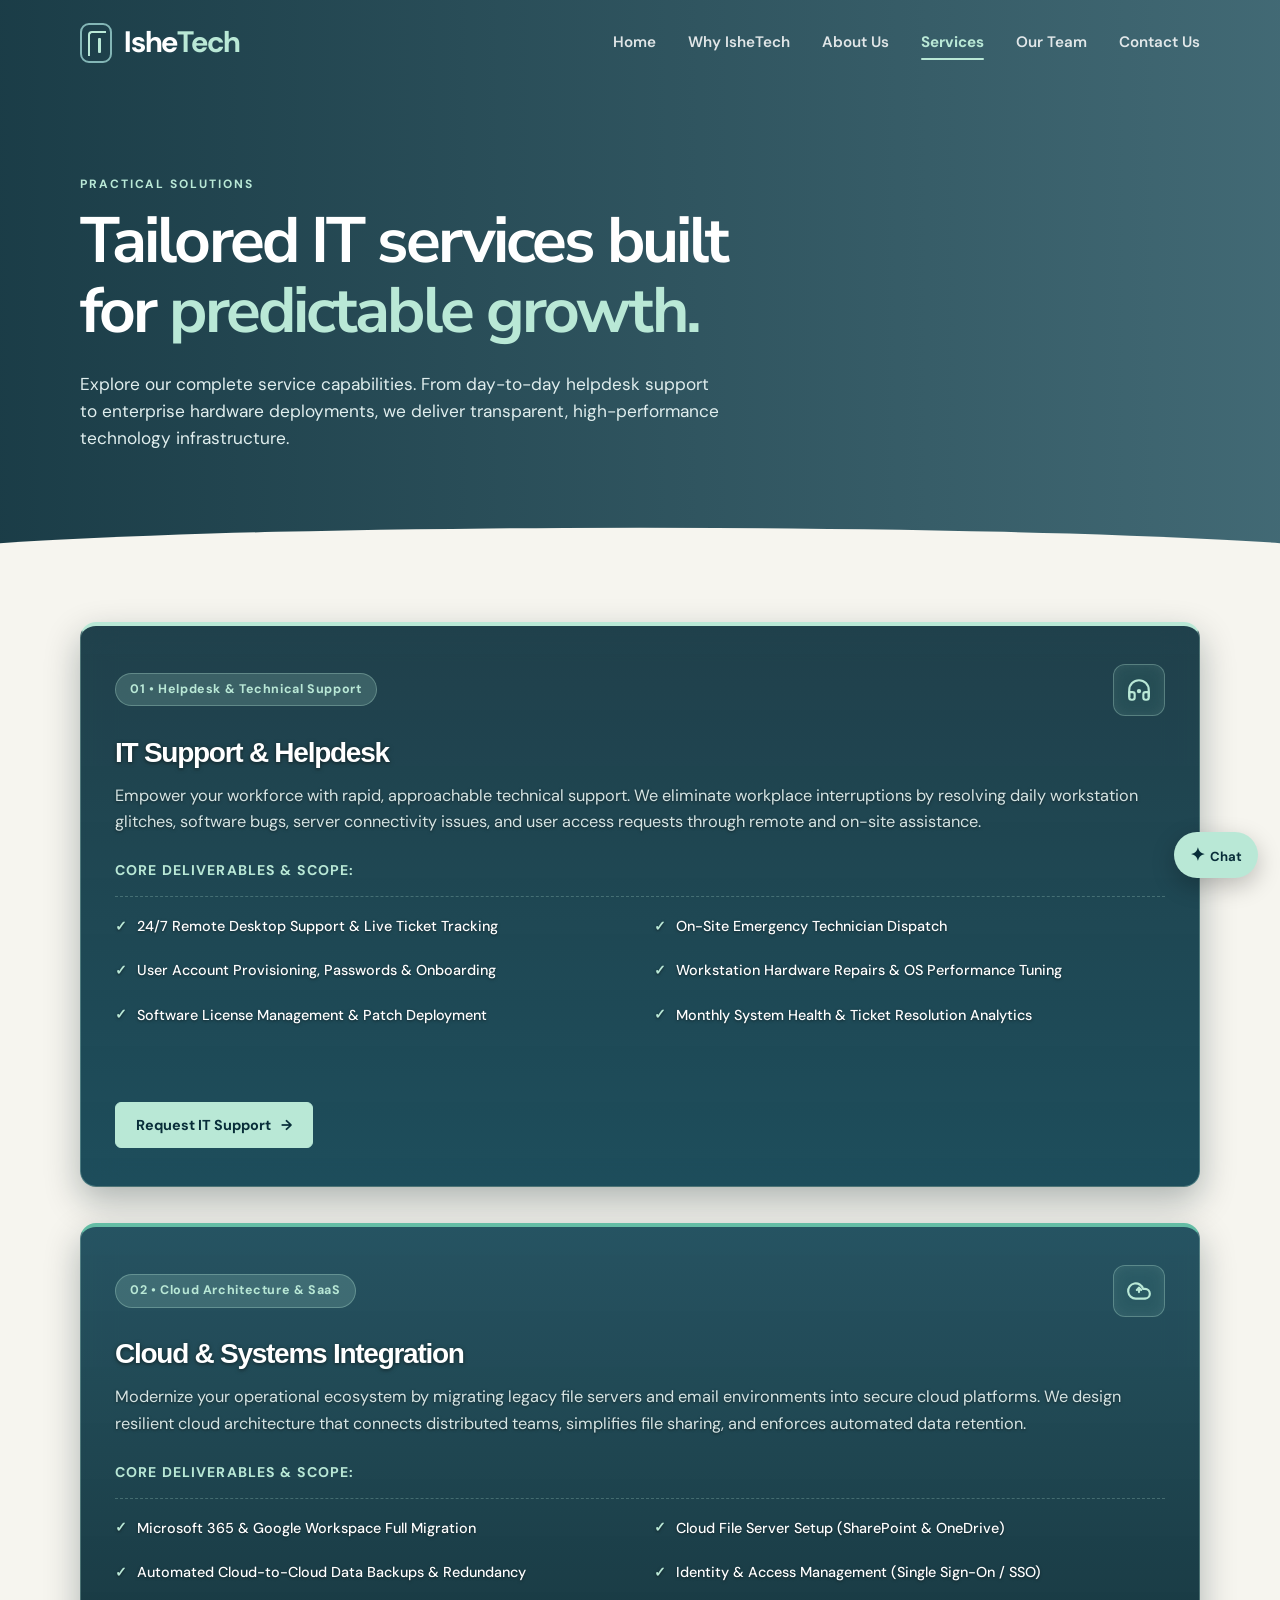
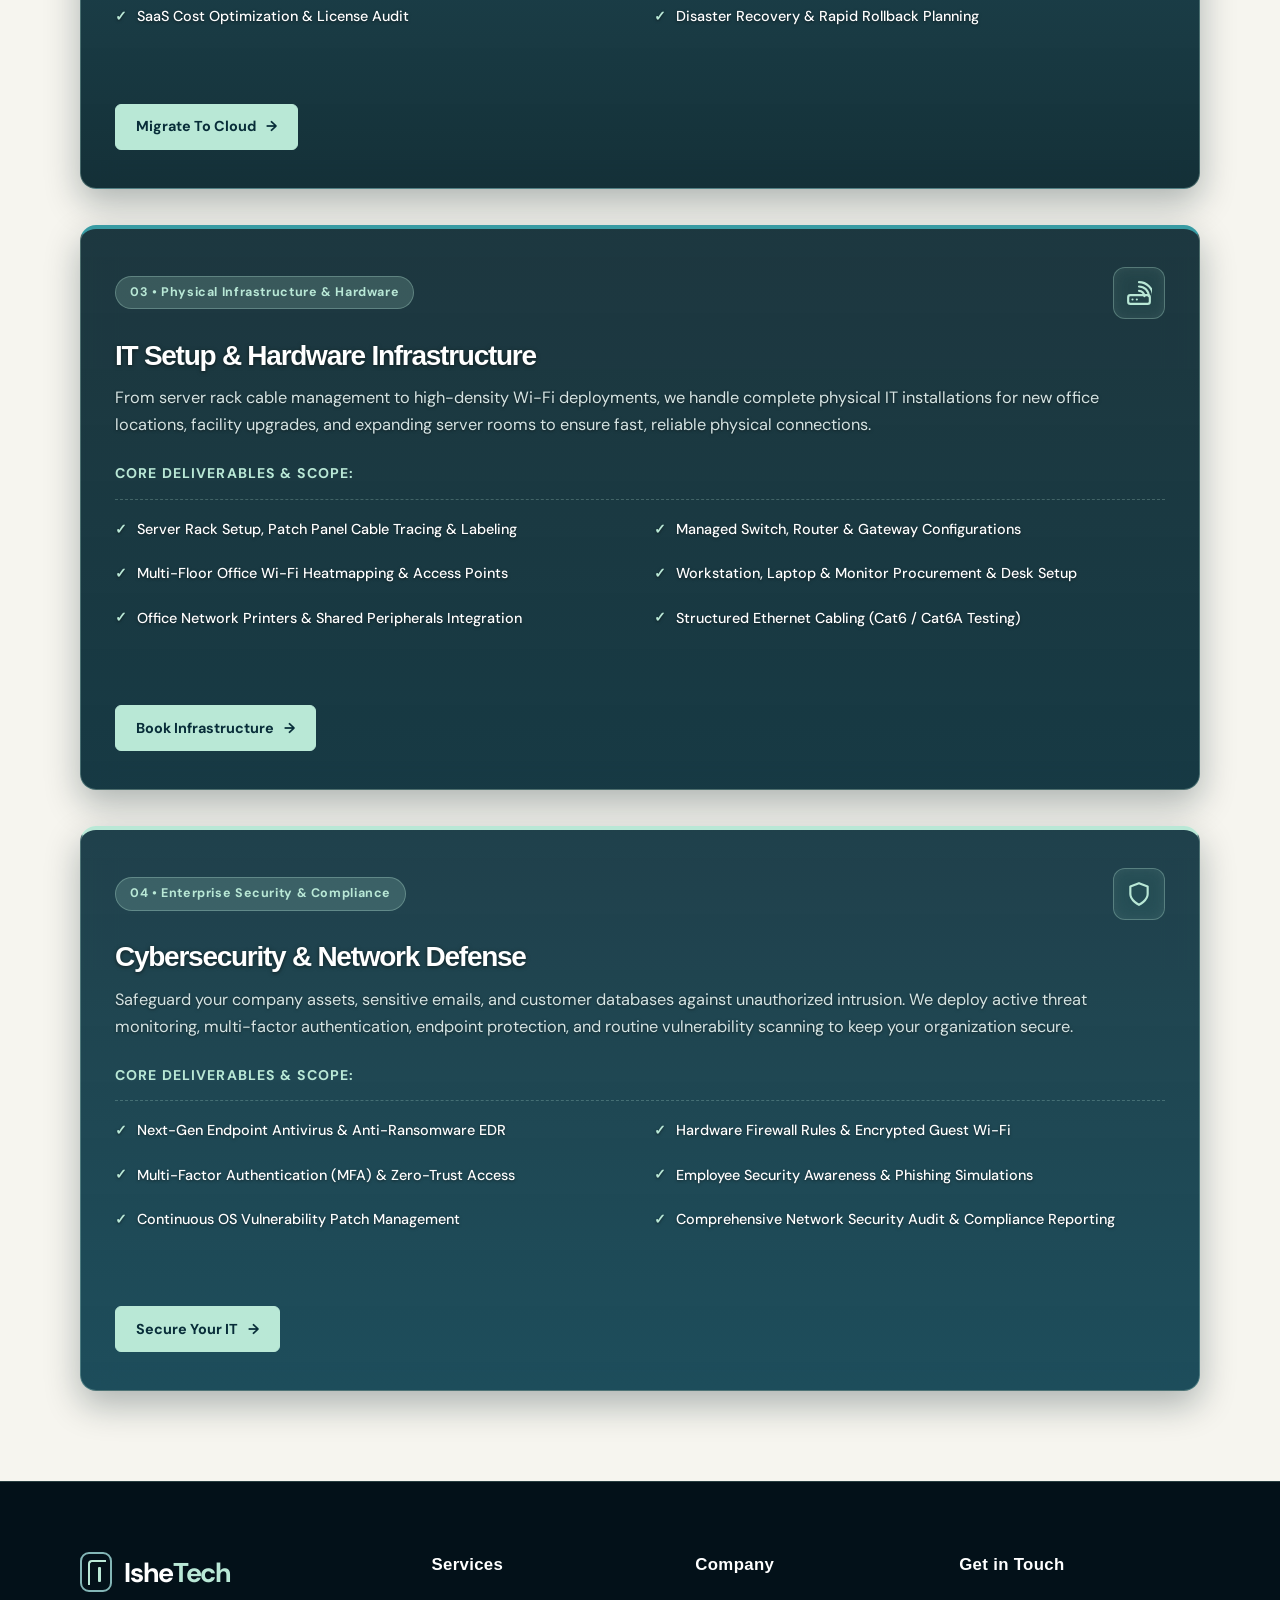
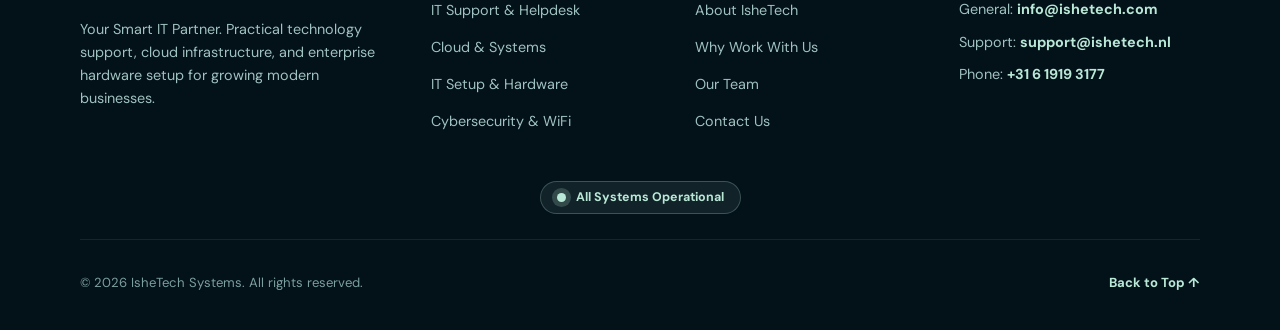
<file: services.html>
<!doctype html>
<html lang="en">
<head>
  <meta charset="utf-8">
  <meta name="viewport" content="width=device-width,initial-scale=1">
  <meta name="description" content="Comprehensive IT support, cloud solutions, infrastructure setups, and cybersecurity services from IsheTech Systems.">
  <title>Our Services | IsheTech Systems</title>
  
  <link rel="preconnect" href="https://fonts.googleapis.com">
  <link rel="preconnect" href="https://fonts.gstatic.com" crossorigin>
  <link href="https://fonts.googleapis.com/css2?family=DM+Sans:wght@400;500;600;700&family=Nunito+Sans:wght@600;700;800&display=swap" rel="stylesheet">
  
  <link rel="stylesheet" href="style.css">
</head>
<body class="inner-page services-page">

  <a class="skip-link" href="#main">Skip to content</a>

  <!-- SITE HEADER (DYNAMICALLY POPULATED) -->
  <header class="site-header inner-header">
    <div class="container nav-wrap"></div>
  </header>

  <main id="main">

    <!-- PAGE HERO -->
    <section class="page-hero">
      <div class="container">
        <p class="eyebrow eyebrow-light">Practical Solutions</p>
        <h1>Tailored IT services built for <em>predictable growth.</em></h1>
        <p>Explore our complete service capabilities. From day-to-day helpdesk support to enterprise hardware deployments, we deliver transparent, high-performance technology infrastructure.</p>
      </div>
    </section>

    <!-- SINGLE COLUMN (1x1) EXPANDED SERVICES STACK -->
    <section class="section services-grid-section">
      <div class="container">
        
        <div class="services-page-grid single-column-stack">

          <!-- Card 01: IT Support & Helpdesk -->
          <article id="support" class="service-card dark-service-card card-shade-one">
            <div class="service-card-header">
              <span class="service-tag">01 • Helpdesk &amp; Technical Support</span>
              <div class="service-icon-wrap">
                <svg class="service-svg" viewBox="0 0 24 24" fill="none" stroke="currentColor" stroke-width="2" stroke-linecap="round" stroke-linejoin="round">
                  <path pathLength="100" class="animated-path" d="M3 18v-6a9 9 0 0 1 18 0v6"></path>
                  <path pathLength="100" class="animated-path" d="M21 19a2 2 0 0 1-2 2h-1a2 2 0 0 1-2-2v-3a2 2 0 0 1 2-2h3zM3 19a2 2 0 0 0 2 2h1a2 2 0 0 0 2-2v-3a2 2 0 0 0-2-2H3z"></path>
                  <circle pathLength="100" class="animated-path" cx="12" cy="13" r="1" fill="currentColor"></circle>
                </svg>
              </div>
            </div>
            
            <h3>IT Support &amp; Helpdesk</h3>
            <p>Empower your workforce with rapid, approachable technical support. We eliminate workplace interruptions by resolving daily workstation glitches, software bugs, server connectivity issues, and user access requests through remote and on-site assistance.</p>
            
            <div class="expanded-features-wrap">
              <strong>Core Deliverables &amp; Scope:</strong>
              <ul class="service-list-mini expanded-two-col">
                <li><span>✓</span> 24/7 Remote Desktop Support &amp; Live Ticket Tracking</li>
                <li><span>✓</span> On-Site Emergency Technician Dispatch</li>
                <li><span>✓</span> User Account Provisioning, Passwords &amp; Onboarding</li>
                <li><span>✓</span> Workstation Hardware Repairs &amp; OS Performance Tuning</li>
                <li><span>✓</span> Software License Management &amp; Patch Deployment</li>
                <li><span>✓</span> Monthly System Health &amp; Ticket Resolution Analytics</li>
              </ul>
            </div>

            <div class="card-footer-action">
              <a class="button button-primary" href="contact.html">Request IT Support <span>→</span></a>
            </div>
          </article>

          <!-- Card 02: Cloud & Systems Integration -->
          <article id="cloud" class="service-card dark-service-card card-shade-two">
            <div class="service-card-header">
              <span class="service-tag">02 • Cloud Architecture &amp; SaaS</span>
              <div class="service-icon-wrap">
                <svg class="service-svg" viewBox="0 0 24 24" fill="none" stroke="currentColor" stroke-width="2" stroke-linecap="round" stroke-linejoin="round">
                  <path pathLength="100" class="animated-path" d="M17.5 19H9a7 7 0 1 1 6.71-9h1.79a4.5 4.5 0 1 1 0 9Z"></path>
                  <polyline pathLength="100" class="animated-path" points="12 13 12 9 10 11"></polyline>
                  <polyline pathLength="100" class="animated-path" points="12 9 14 11"></polyline>
                </svg>
              </div>
            </div>
            
            <h3>Cloud &amp; Systems Integration</h3>
            <p>Modernize your operational ecosystem by migrating legacy file servers and email environments into secure cloud platforms. We design resilient cloud architecture that connects distributed teams, simplifies file sharing, and enforces automated data retention.</p>
            
            <div class="expanded-features-wrap">
              <strong>Core Deliverables &amp; Scope:</strong>
              <ul class="service-list-mini expanded-two-col">
                <li><span>✓</span> Microsoft 365 &amp; Google Workspace Full Migration</li>
                <li><span>✓</span> Cloud File Server Setup (SharePoint &amp; OneDrive)</li>
                <li><span>✓</span> Automated Cloud-to-Cloud Data Backups &amp; Redundancy</li>
                <li><span>✓</span> Identity &amp; Access Management (Single Sign-On / SSO)</li>
                <li><span>✓</span> SaaS Cost Optimization &amp; License Audit</li>
                <li><span>✓</span> Disaster Recovery &amp; Rapid Rollback Planning</li>
              </ul>
            </div>

            <div class="card-footer-action">
              <a class="button button-primary" href="contact.html">Migrate To Cloud <span>→</span></a>
            </div>
          </article>

          <!-- Card 03: IT Setup & Hardware Infrastructure -->
          <article id="infrastructure" class="service-card dark-service-card card-shade-three">
            <div class="service-card-header">
              <span class="service-tag">03 • Physical Infrastructure &amp; Hardware</span>
              <div class="service-icon-wrap">
                <svg class="service-svg" viewBox="0 0 24 24" fill="none" stroke="currentColor" stroke-width="2" stroke-linecap="round" stroke-linejoin="round">
                  <rect pathLength="100" class="animated-path" x="2" y="14" width="20" height="8" rx="2"></rect>
                  <path pathLength="100" class="animated-path" d="M6 18h.01M10 18h.01"></path>
                  <path pathLength="100" class="animated-path" d="M12 10a5 5 0 0 1 5 5M12 6a9 9 0 0 1 9 9M12 2a13 13 0 0 1 13 13"></path>
                </svg>
              </div>
            </div>
            
            <h3>IT Setup &amp; Hardware Infrastructure</h3>
            <p>From server rack cable management to high-density Wi-Fi deployments, we handle complete physical IT installations for new office locations, facility upgrades, and expanding server rooms to ensure fast, reliable physical connections.</p>
            
            <div class="expanded-features-wrap">
              <strong>Core Deliverables &amp; Scope:</strong>
              <ul class="service-list-mini expanded-two-col">
                <li><span>✓</span> Server Rack Setup, Patch Panel Cable Tracing &amp; Labeling</li>
                <li><span>✓</span> Managed Switch, Router &amp; Gateway Configurations</li>
                <li><span>✓</span> Multi-Floor Office Wi-Fi Heatmapping &amp; Access Points</li>
                <li><span>✓</span> Workstation, Laptop &amp; Monitor Procurement &amp; Desk Setup</li>
                <li><span>✓</span> Office Network Printers &amp; Shared Peripherals Integration</li>
                <li><span>✓</span> Structured Ethernet Cabling (Cat6 / Cat6A Testing)</li>
              </ul>
            </div>

            <div class="card-footer-action">
              <a class="button button-primary" href="contact.html">Book Infrastructure <span>→</span></a>
            </div>
          </article>

          <!-- Card 04: Cybersecurity & Network Defense -->
          <article id="security" class="service-card dark-service-card card-shade-one">
            <div class="service-card-header">
              <span class="service-tag">04 • Enterprise Security &amp; Compliance</span>
              <div class="service-icon-wrap">
                <svg class="service-svg" viewBox="0 0 24 24" fill="none" stroke="currentColor" stroke-width="2" stroke-linecap="round" stroke-linejoin="round">
                  <path pathLength="100" class="animated-path" d="M12 22s8-4 8-10V5l-8-3-8 3v7c0 6 8 10 8 10z"></path>
                </svg>
              </div>
            </div>
            
            <h3>Cybersecurity &amp; Network Defense</h3>
            <p>Safeguard your company assets, sensitive emails, and customer databases against unauthorized intrusion. We deploy active threat monitoring, multi-factor authentication, endpoint protection, and routine vulnerability scanning to keep your organization secure.</p>
            
            <div class="expanded-features-wrap">
              <strong>Core Deliverables &amp; Scope:</strong>
              <ul class="service-list-mini expanded-two-col">
                <li><span>✓</span> Next-Gen Endpoint Antivirus &amp; Anti-Ransomware EDR</li>
                <li><span>✓</span> Hardware Firewall Rules &amp; Encrypted Guest Wi-Fi</li>
                <li><span>✓</span> Multi-Factor Authentication (MFA) &amp; Zero-Trust Access</li>
                <li><span>✓</span> Employee Security Awareness &amp; Phishing Simulations</li>
                <li><span>✓</span> Continuous OS Vulnerability Patch Management</li>
                <li><span>✓</span> Comprehensive Network Security Audit &amp; Compliance Reporting</li>
              </ul>
            </div>

            <div class="card-footer-action">
              <a class="button button-primary" href="contact.html">Secure Your IT <span>→</span></a>
            </div>
          </article>

        </div>

      </div>
    </section>

  </main>

  <!-- SITE FOOTER (DYNAMICALLY POPULATED) -->
  <footer class="site-footer"></footer>

  <!-- CHAT WIDGET -->
  <button class="chat-button" type="button" aria-label="Open quick chat" title="Quick chat">
    <span>✦</span><b>Chat</b>
  </button>
  
  <script src="script.js"></script>
</body>
</html>
</file>
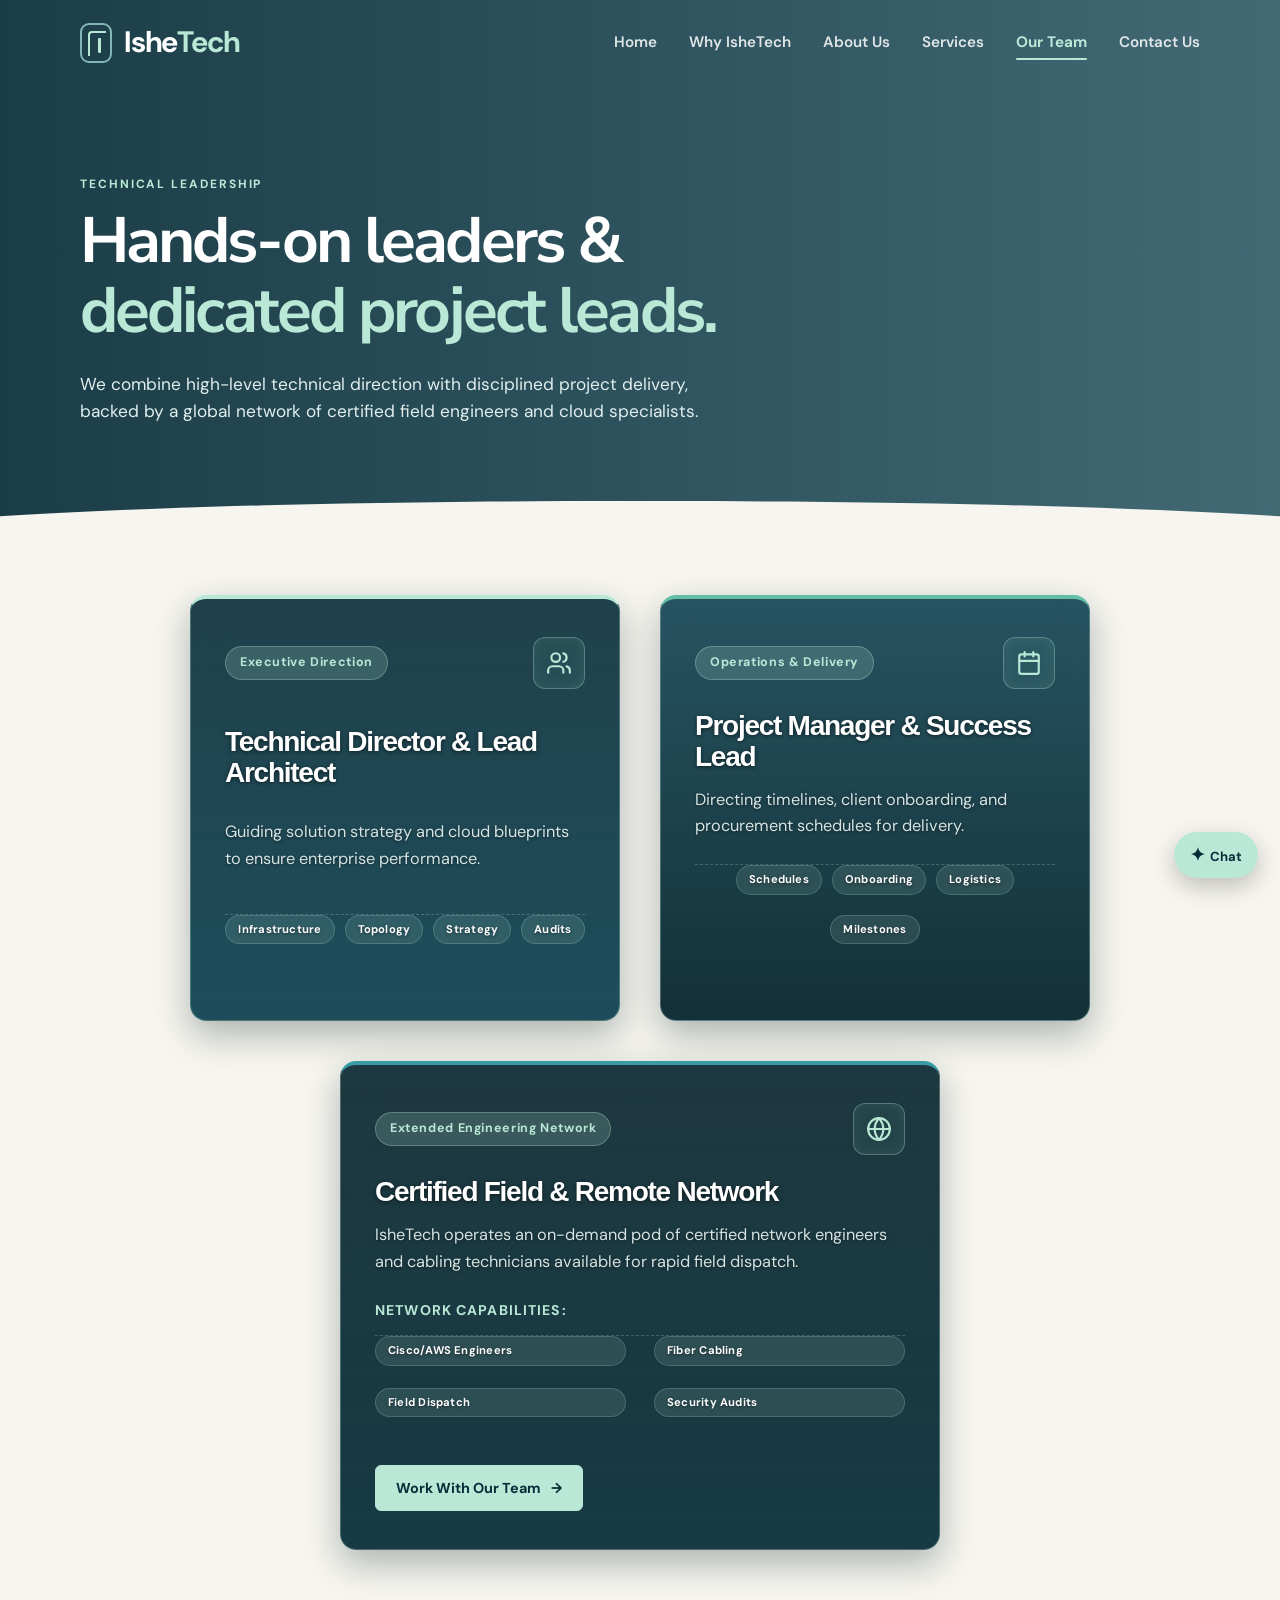
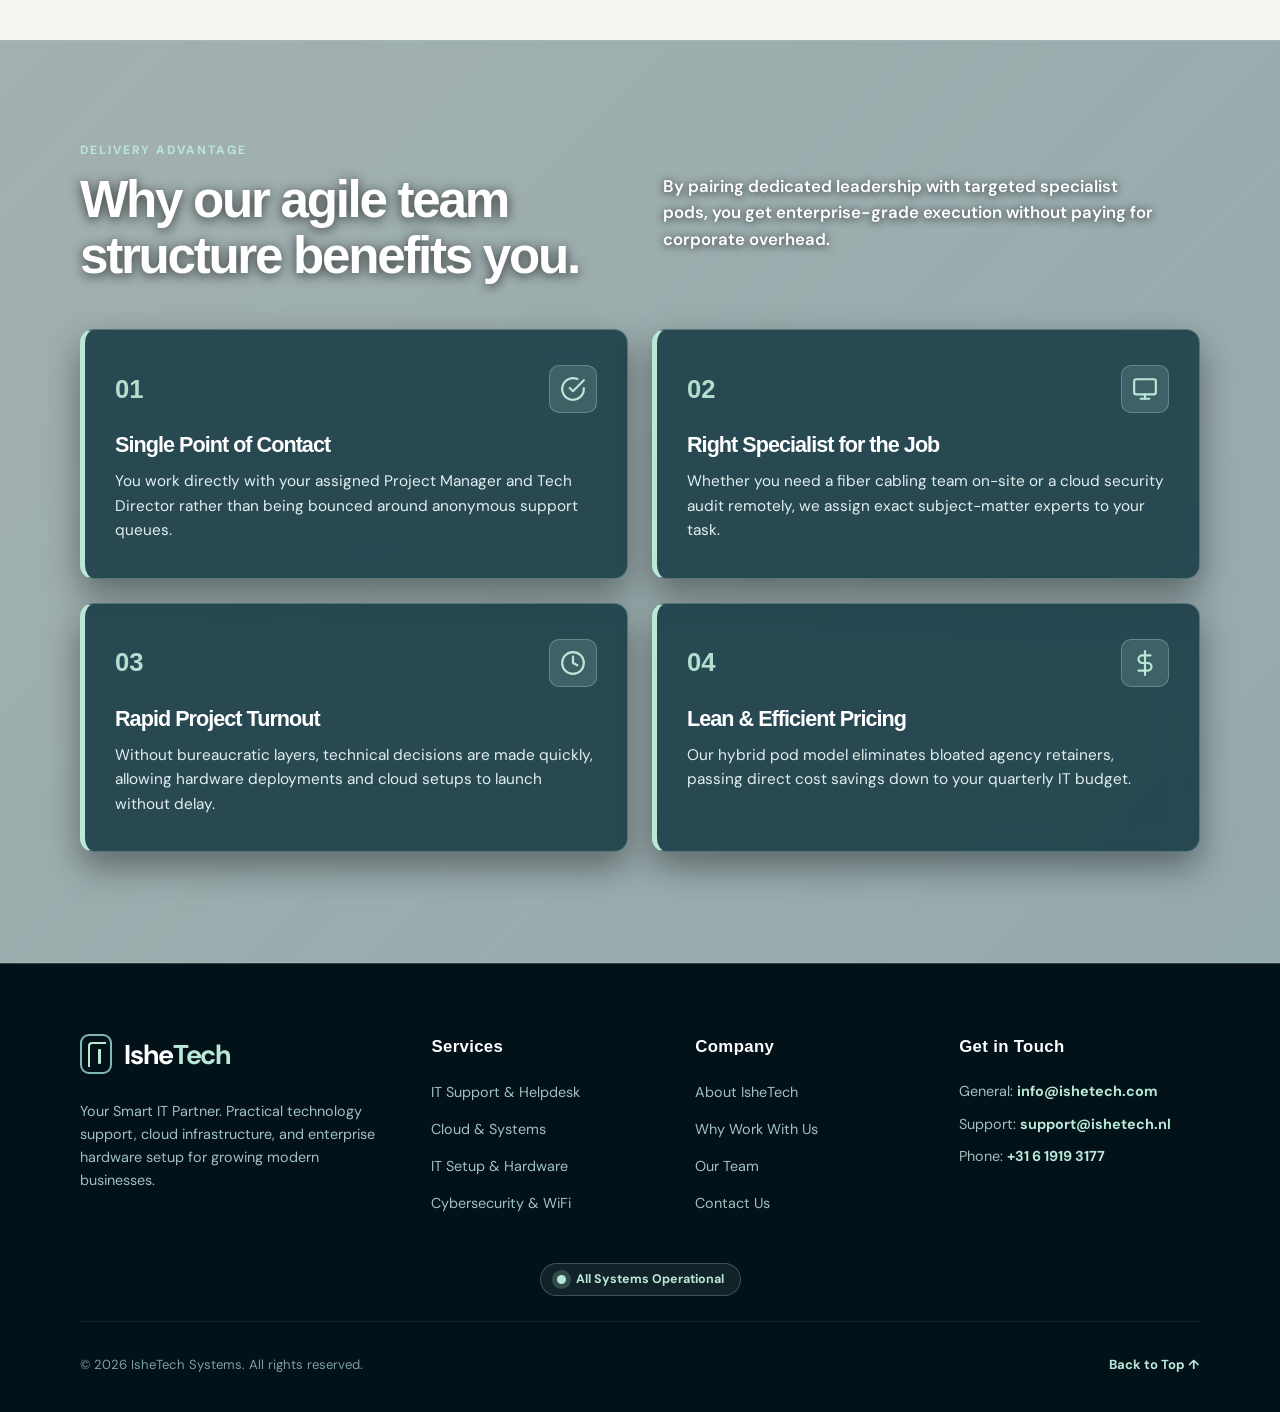
<file: team.html>
<!doctype html>
<html lang="en">
<head>
  <meta charset="utf-8">
  <meta name="viewport" content="width=device-width,initial-scale=1">
  <meta name="description" content="Meet the technical leadership and engineering leads behind IsheTech Systems.">
  <title>Our Team | IsheTech Systems</title>
  
  <link rel="preconnect" href="https://fonts.googleapis.com">
  <link rel="preconnect" href="https://fonts.gstatic.com" crossorigin>
  <link href="https://fonts.googleapis.com/css2?family=DM+Sans:wght@400;500;600;700&family=Nunito+Sans:wght@600;700;800&display=swap" rel="stylesheet">
  
  <link rel="stylesheet" href="style.css">
</head>
<body class="inner-page team-page">

  <a class="skip-link" href="#main">Skip to content</a>

  <header class="site-header inner-header">
    <div class="container nav-wrap"></div>
  </header>

  <main id="main">

    <section class="page-hero">
      <div class="container">
        <p class="eyebrow eyebrow-light">Technical Leadership</p>
        <h1>Hands-on leaders &amp; <em>dedicated project leads.</em></h1>
        <p>We combine high-level technical direction with disciplined project delivery, backed by a global network of certified field engineers and cloud specialists.</p>
      </div>
    </section>

    <section class="section team-grid-section">
      <div class="container">
        
        <div class="services-page-grid starburst-grid single-column-stack">

          <article class="service-card dark-service-card pod-card-1">
            <div class="service-card-header">
              <span class="service-tag">Executive Direction</span>
              <div class="service-icon-wrap">
                <svg class="service-svg" viewBox="0 0 24 24" fill="none" stroke="currentColor" stroke-width="2" stroke-linecap="round" stroke-linejoin="round">
                  <path pathLength="100" class="animated-path" d="M16 21v-2a4 4 0 0 0-4-4H6a4 4 0 0 0-4 4v2"></path>
                  <circle pathLength="100" class="animated-path" cx="9" cy="7" r="4"></circle>
                  <path pathLength="100" class="animated-path" d="M22 21v-2a4 4 0 0 0-3-3.87"></path>
                  <path pathLength="100" class="animated-path" d="M16 3.13a4 4 0 0 1 0 7.75"></path>
                </svg>
              </div>
            </div>
            
            <h3>Technical Director &amp; Lead Architect</h3>
            <p>Guiding solution strategy and cloud blueprints to ensure enterprise performance.</p>
            
            <div class="expanded-features-wrap">
              <ul class="service-list-mini deliverables-pills">
                <li>Infrastructure</li>
                <li>Topology</li>
                <li>Strategy</li>
                <li>Audits</li>
              </ul>
            </div>
          </article>

          <article class="service-card dark-service-card pod-card-2">
            <div class="service-card-header">
              <span class="service-tag">Operations &amp; Delivery</span>
              <div class="service-icon-wrap">
                <svg class="service-svg" viewBox="0 0 24 24" fill="none" stroke="currentColor" stroke-width="2" stroke-linecap="round" stroke-linejoin="round">
                  <rect pathLength="100" class="animated-path" x="3" y="4" width="18" height="18" rx="2" ry="2"></rect>
                  <line pathLength="100" class="animated-path" x1="16" y1="2" x2="16" y2="6"></line>
                  <line pathLength="100" class="animated-path" x1="8" y1="2" x2="8" y2="6"></line>
                  <line pathLength="100" class="animated-path" x1="3" y1="10" x2="21" y2="10"></line>
                </svg>
              </div>
            </div>
            
            <h3>Project Manager &amp; Success Lead</h3>
            <p>Directing timelines, client onboarding, and procurement schedules for delivery.</p>
            
            <div class="expanded-features-wrap">
              <ul class="service-list-mini deliverables-pills">
                <li>Schedules</li>
                <li>Onboarding</li>
                <li>Logistics</li>
                <li>Milestones</li>
              </ul>
            </div>
          </article>

          <article class="service-card dark-service-card pod-card-3">
            <div class="service-card-header">
              <span class="service-tag">Extended Engineering Network</span>
              <div class="service-icon-wrap">
                <svg class="service-svg" viewBox="0 0 24 24" fill="none" stroke="currentColor" stroke-width="2" stroke-linecap="round" stroke-linejoin="round">
                  <circle pathLength="100" class="animated-path" cx="12" cy="12" r="10"></circle>
                  <line pathLength="100" class="animated-path" x1="2" y1="12" x2="22" y2="12"></line>
                  <path pathLength="100" class="animated-path" d="M12 2a15.3 15.3 0 0 1 4 10 15.3 15.3 0 0 1-4 10 15.3 15.3 0 0 1-4-10 15.3 15.3 0 0 1 4-10z"></path>
                </svg>
              </div>
            </div>
            
            <h3>Certified Field &amp; Remote Network</h3>
            <p>IsheTech operates an on-demand pod of certified network engineers and cabling technicians available for rapid field dispatch.</p>
            
            <div class="expanded-features-wrap">
              <strong>Network Capabilities:</strong>
              <ul class="service-list-mini expanded-two-col deliverables-pills">
                <li>Cisco/AWS Engineers</li>
                <li>Fiber Cabling</li>
                <li>Field Dispatch</li>
                <li>Security Audits</li>
              </ul>
            </div>

            <div class="card-footer-action">
              <a class="button button-primary" href="contact.html">Work With Our Team <span>→</span></a>
            </div>
          </article>

        </div>

      </div>
    </section>

    <section class="section advantage-section dark-advantage-theme">
      <div class="container">
        
        <div class="section-intro">
          <div>
            <p class="eyebrow eyebrow-light">Delivery Advantage</p>
            <h2 class="title-light">Why our agile team<br>structure benefits you.</h2>
          </div>
          <p class="text-light">By pairing dedicated leadership with targeted specialist pods, you get enterprise-grade execution without paying for corporate overhead.</p>
        </div>

        <div class="advantage-grid">
          
          <article class="advantage-card dark-glass-card">
            <div class="adv-header">
              <span class="adv-number">01</span>
              <div class="dark-icon-wrap">
                <svg class="service-svg" viewBox="0 0 24 24" fill="none" stroke="currentColor" stroke-width="2" stroke-linecap="round" stroke-linejoin="round">
                  <path pathLength="100" class="animated-path" d="M22 11.08V12a10 10 0 1 1-5.93-9.14"></path>
                  <polyline pathLength="100" class="animated-path" points="22 4 12 14.01 9 11.01"></polyline>
                </svg>
              </div>
            </div>
            <h3>Single Point of Contact</h3>
            <p>You work directly with your assigned Project Manager and Tech Director rather than being bounced around anonymous support queues.</p>
          </article>

          <article class="advantage-card dark-glass-card">
            <div class="adv-header">
              <span class="adv-number">02</span>
              <div class="dark-icon-wrap">
                <svg class="service-svg" viewBox="0 0 24 24" fill="none" stroke="currentColor" stroke-width="2" stroke-linecap="round" stroke-linejoin="round">
                  <rect pathLength="100" class="animated-path" x="2" y="3" width="20" height="14" rx="2" ry="2"></rect>
                  <line pathLength="100" class="animated-path" x1="8" y1="21" x2="16" y2="21"></line>
                  <line pathLength="100" class="animated-path" x1="12" y1="17" x2="12" y2="21"></line>
                </svg>
              </div>
            </div>
            <h3>Right Specialist for the Job</h3>
            <p>Whether you need a fiber cabling team on-site or a cloud security audit remotely, we assign exact subject-matter experts to your task.</p>
          </article>

          <article class="advantage-card dark-glass-card">
            <div class="adv-header">
              <span class="adv-number">03</span>
              <div class="dark-icon-wrap">
                <svg class="service-svg" viewBox="0 0 24 24" fill="none" stroke="currentColor" stroke-width="2" stroke-linecap="round" stroke-linejoin="round">
                  <circle pathLength="100" class="animated-path" cx="12" cy="12" r="10"></circle>
                  <polyline pathLength="100" class="animated-path" points="12 6 12 12 16 14"></polyline>
                </svg>
              </div>
            </div>
            <h3>Rapid Project Turnout</h3>
            <p>Without bureaucratic layers, technical decisions are made quickly, allowing hardware deployments and cloud setups to launch without delay.</p>
          </article>

          <article class="advantage-card dark-glass-card">
            <div class="adv-header">
              <span class="adv-number">04</span>
              <div class="dark-icon-wrap">
                <svg class="service-svg" viewBox="0 0 24 24" fill="none" stroke="currentColor" stroke-width="2" stroke-linecap="round" stroke-linejoin="round">
                  <line pathLength="100" class="animated-path" x1="12" y1="1" x2="12" y2="23"></line>
                  <path pathLength="100" class="animated-path" d="M17 5H9.5a3.5 3.5 0 0 0 0 7h5a3.5 3.5 0 0 1 0 7H6"></path>
                </svg>
              </div>
            </div>
            <h3>Lean &amp; Efficient Pricing</h3>
            <p>Our hybrid pod model eliminates bloated agency retainers, passing direct cost savings down to your quarterly IT budget.</p>
          </article>

        </div>
      </div>
    </section>

  </main>

  <footer class="site-footer"></footer>

  <button class="chat-button" type="button" aria-label="Open quick chat" title="Quick chat">
    <span>✦</span><b>Chat</b>
  </button>
  
  <script src="script.js"></script>
</body>
</html>
</file>
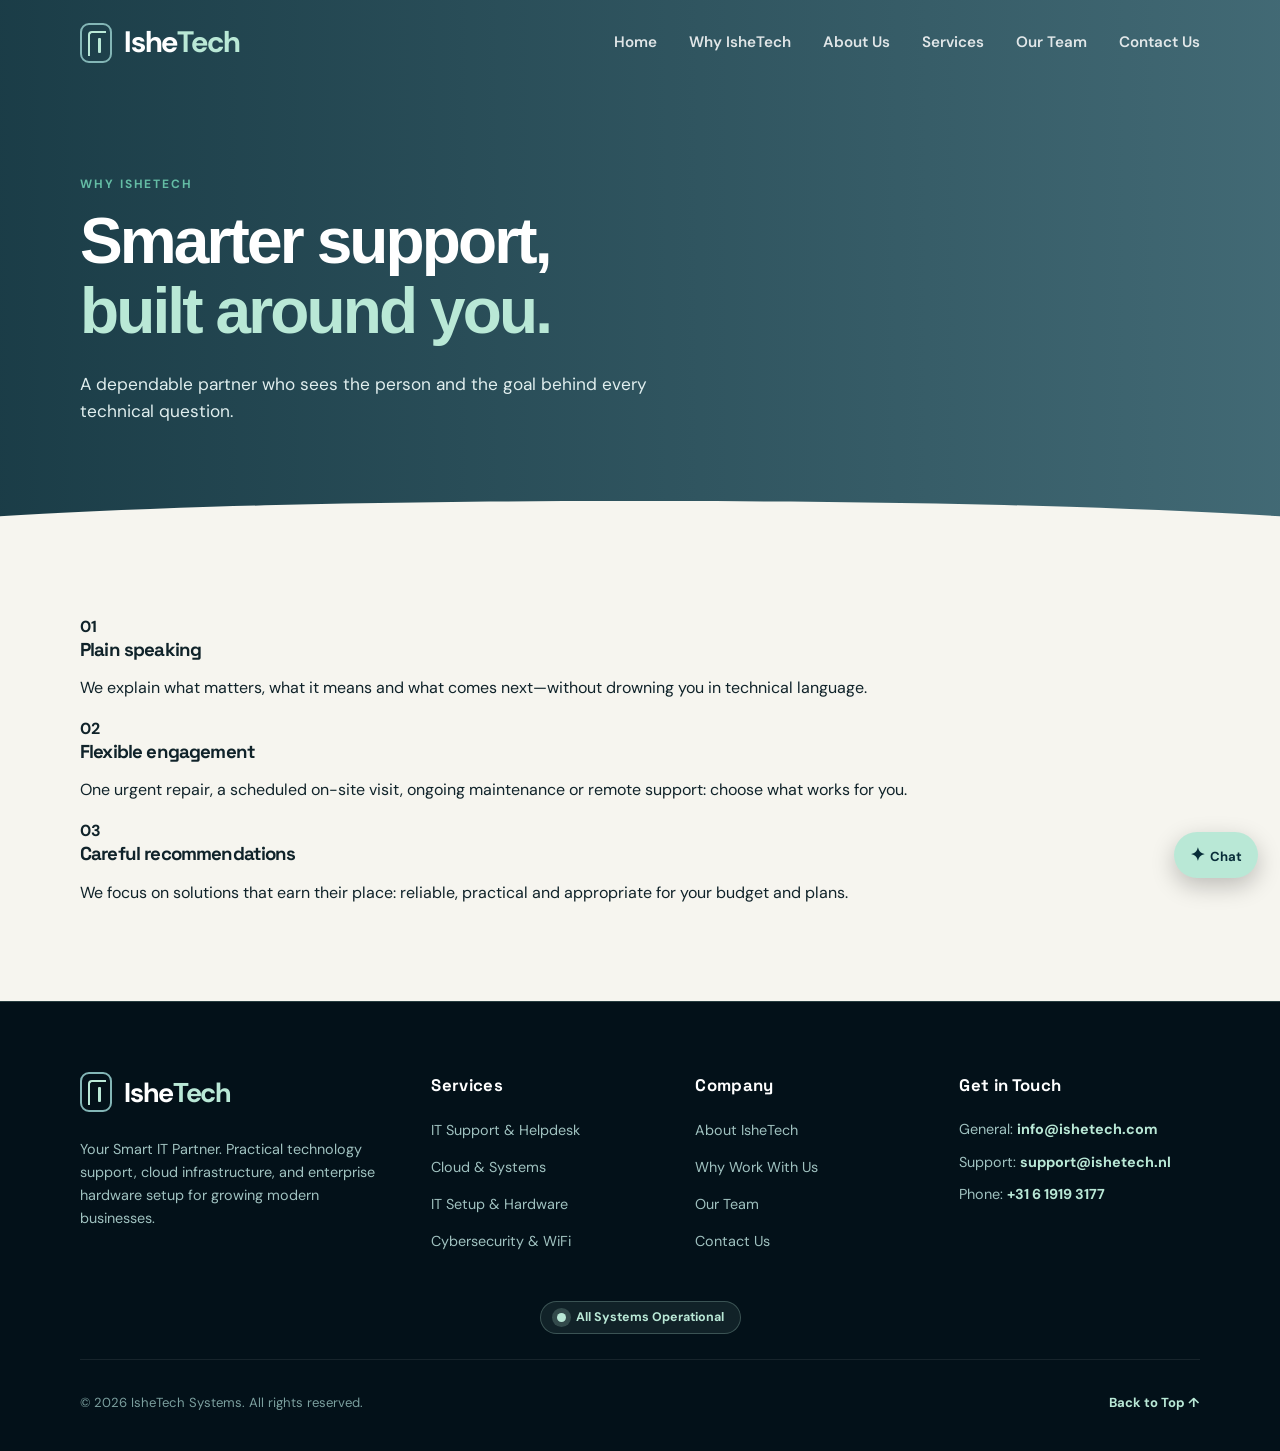
<file: why-ishetech.html>
<!doctype html><html lang="en"><head><meta charset="utf-8"><meta name="viewport" content="width=device-width,initial-scale=1"><title>Why IsheTech | IsheTech Systems</title><link rel="preconnect" href="https://fonts.googleapis.com"><link rel="preconnect" href="https://fonts.gstatic.com" crossorigin><link href="https://fonts.googleapis.com/css2?family=DM+Sans:wght@400;500;600;700&family=Space+Grotesk:wght@500;600;700&display=swap" rel="stylesheet"><link rel="stylesheet" href="style.css"></head><body><header class="site-header inner-header"><div class="container nav-wrap"><a class="brand" href="index.html"><span class="brand-mark"><i>I</i></span><span>ishe<span>Tech</span></span></a><nav class="site-nav"><a href="index.html">Home</a><a href="about.html">About Us</a><a href="services.html">Services</a><a class="active" href="why-ishetech.html">Why IsheTech</a><a href="contact.html">Contact us</a></nav></div></header><main><section class="page-hero"><div class="container"><p class="eyebrow">Why IsheTech</p><h1>Smarter support,<br><em>built around you.</em></h1><p>A dependable partner who sees the person and the goal behind every technical question.</p></div></section><section class="section"><div class="container promise-grid page-promises"><div><b>01</b><h3>Plain speaking</h3><p>We explain what matters, what it means and what comes next—without drowning you in technical language.</p></div><div><b>02</b><h3>Flexible engagement</h3><p>One urgent repair, a scheduled on-site visit, ongoing maintenance or remote support: choose what works for you.</p></div><div><b>03</b><h3>Careful recommendations</h3><p>We focus on solutions that earn their place: reliable, practical and appropriate for your budget and plans.</p></div></div></section></main><footer class="site-footer"><div class="container footer-bottom">© <span id="year"></span> IsheTech Systems.<a href="contact.html">Contact us →</a></div></footer><button class="chat-button" type="button" aria-label="Open quick chat"><span>✦</span><b>Chat</b></button><script src="script.js"></script></body></html>
</file>
<file: style.css>
/* ==========================================================================
   1. ROOT VARIABLES (SITE-WIDE COLORS & DESIGN TOKENS)
   ========================================================================== */
:root { 
  --teal: #0f4252;        /* Primary brand teal color */
  --teal-dark: #082d39;   /* Dark background teal */
  --mint: #b9e8d6;        /* Bright accent mint green */
  --cream: #f6f5ef;       /* Light section background */
  --ink: #10232a;         /* Dark body text color */
  --muted: #607078;       /* Secondary grey text color */
  --line: #dce2df;        /* Light grey border line color */
  --white: #fff;          /* Pure white */
}

/* ==========================================================================
   2. GLOBAL RESETS & BODY BASE STYLES
   ========================================================================== */
* { 
  box-sizing: border-box; 
} 

html { 
  scroll-behavior: smooth; 
} 

body { 
  margin: 0; 
  color: var(--ink); 
  background: var(--cream); 
  font-family: "DM Sans", sans-serif; 
  line-height: 1.55; 
} 

a { 
  color: inherit; 
  text-decoration: none; 
} 

.container { 
  width: min(1120px, calc(100% - 48px)); 
  margin: auto; 
} 

.skip-link { 
  position: absolute; 
  left: -999px; 
} 

.skip-link:focus { 
  left: 1rem; 
  top: 1rem; 
  z-index: 10; 
  background: white; 
  padding: .6rem; 
}




/* ==========================================================================
   3. SITE HEADER & TOP NAVIGATION BAR
   ========================================================================== */
.site-header { 
  position: absolute; 
  inset: 0 0 auto; 
  z-index: 5; 
  color: #fff; 
} 

.nav-wrap { 
  min-height: 85px; 
  display: flex; 
  align-items: center; 
  justify-content: space-between; 
} 

.site-nav { 
  display: flex; 
  align-items: center; 
  gap: 32px; 
  font-size: .95rem; 
  font-weight: 600; 
} 

/* Smooth motion lift & animated mint underline on hover */
.site-nav > a { 
  position: relative;
  opacity: .85; 
  padding: 4px 0;
  transition: color 0.25s ease, opacity 0.25s ease, transform 0.25s ease;
  display: inline-block;
} 

.site-nav > a::after {
  content: "";
  position: absolute;
  bottom: -2px;
  left: 0;
  width: 0%;
  height: 2px;
  background: var(--mint);
  border-radius: 2px;
  transition: width 0.25s ease;
}

.site-nav > a:hover { 
  opacity: 1; 
  color: var(--mint);
  transform: translateY(-2px);
} 

.site-nav > a:hover::after {
  width: 100%;
}

/* Distinct Mint Active Indicator for Current Page */
.site-nav a.active { 
  color: var(--mint) !important; 
  opacity: 1 !important;
  font-weight: 700;
} 

.site-nav a.active::after {
  width: 100%;
}

.nav-toggle { 
  display: none; 
  background: transparent; 
  border: 0; 
  color: #fff; 
  cursor: pointer; 
  padding: 8px; 
} 

.nav-toggle > span:not(.sr-only) { 
  display: block; 
  width: 23px; 
  height: 2px; 
  margin: 5px; 
  background: currentColor; 
} 

.sr-only { 
  position: absolute; 
  width: 1px; 
  height: 1px; 
  overflow: hidden; 
  clip: rect(0,0,0,0); 
}





















































/* ==========================================================================
   4. BRAND LOGO EMBLEM (RESTORED RECTANGULAR CORNER FRAME)
   ========================================================================== */
.brand { 
  display: inline-flex; 
  align-items: center; 
  gap: 12px; 
  text-decoration: none; 
} 

.brand-mark { 
  position: relative; 
  display: inline-block; 
  width: 32px; 
  height: 40px; 
  border: 2px solid #83b6b6; 
  border-radius: 9px; 
  background: transparent; 
  box-sizing: border-box; 
} 

.brand-mark::after { 
  content: ""; 
  position: absolute; 
  top: 6px; 
  left: 6px; 
  width: 18px; 
  height: 25px; 
  border-left: 2.5px solid var(--mint); 
  border-top: 2.5px solid var(--mint); 
  border-top-left-radius: 4px; 
  box-sizing: border-box; 
} 

.brand-mark i { 
  position: absolute; 
  left: 15.5px; 
  top: 13px; 
  width: 3px; 
  height: 15px; 
  background: var(--mint); 
  border-radius: 1px; 
  display: block; 
} 

.brand-text { 
  font-family: "DM Sans", "Space Grotesk", sans-serif; 
  font-size: 1.85rem; 
  font-weight: 700; 
  letter-spacing: -0.04em; 
  color: #ffffff; 
  line-height: 1; 
} 

.brand-text span { 
  color: var(--mint); 
  font-weight: 700; 
} 



/* ==========================================================================
   5. HOMEPAGE HERO SECTION & CENTERED BOTTOM PILLS
   ========================================================================== */
.hero { 
  color: #fff; 
  min-height: 100vh; 
  overflow: hidden; 
  background: radial-gradient(circle at 78% 35%, #1c6876 0, transparent 28%), linear-gradient(118deg, var(--teal-dark), var(--teal)); 
  padding: 130px 0 35px; 
  display: flex; 
  align-items: center; 
  justify-content: center;
  box-sizing: border-box;
} 

.hero-restored { 
  background: linear-gradient(90deg, rgba(8,45,57,.95) 0%, rgba(15,66,82,.88) 56%, rgba(15,66,82,.72) 100%), 
              url("https://images.unsplash.com/photo-1573164713988-8665fc963095?auto=format&fit=crop&w=1800&q=80") center/cover no-repeat; 
}


.hero-grid { 
  display: grid; 
  grid-template-columns: 1.15fr .85fr; 
  align-items: center; 
  gap: 20px 30px; 
} 

.hero-copy { 
  position: relative; 
  z-index: 1; 
} 

.eyebrow { 
  margin: 0 0 12px; 
  color: #64bda5; 
  text-transform: uppercase; 
  letter-spacing: .16em; 
  font-weight: 700; 
  font-size: .75rem; 
} 

h1, h2, h3 { 
  font-family: "Space Grotesk", sans-serif; 
  line-height: 1.1; 
  letter-spacing: -.045em; 
  margin: 0; 
} 

.home h1, .home h2, .home h3, .brand, .page-hero h1, .page-hero h2, .page-hero h3 { 
  font-family: "Avenir Next", "Nunito Sans", "Trebuchet MS", sans-serif; 
} 

h1 { 
  max-width: 650px; 
  font-size: clamp(2.8rem, 4.8vw, 4.2rem); 
} 

h1 em { 
  color: var(--mint); 
  font-style: normal; 
} 

.hero-text { 
  max-width: 520px; 
  color: #d5e4e3; 
  font-size: 1.05rem; 
  margin: 18px 0 0; 
  line-height: 1.6; 
} 

.hero-messages { 
  position: relative; 
  min-height: 370px; 
} 

.hero-message { 
  position: absolute; 
  inset: 0; 
  opacity: 0; 
  transform: translateX(-55px); 
  animation: hero-copy-cycle 16s infinite; 
} 

.hero-message-two { 
  animation-delay: 8s; 
} 

@keyframes hero-copy-cycle { 
  0% { opacity: 0; transform: translateX(-55px); } 
  6%, 44% { opacity: 1; transform: translateX(0); } 
  50%, 100% { opacity: 0; transform: translateX(65px); } 
}

/* Bottom Centered Audience Scale Pills */
.hero-audience-bottom {
  grid-column: 1 / -1;
  text-align: center;
  margin-top: 20px;
  padding-top: 20px;
  border-top: 1px solid rgba(185, 232, 214, 0.15);
  position: relative;
  z-index: 2;
} 

.hero-audience-title { 
  font-size: .75rem; 
  font-weight: 700; 
  color: var(--mint); 
  text-transform: uppercase; 
  letter-spacing: .08em; 
  margin: 0 0 12px; 
} 

.hero-audience-pills { 
  display: flex; 
  gap: 12px; 
  justify-content: center;
  flex-wrap: wrap; 
} 

.hero-audience-pills span { 
  display: inline-flex; 
  align-items: center; 
  gap: 8px; 
  background: rgba(255, 255, 255, 0.08); 
  border: 1px solid rgba(185, 232, 214, 0.25); 
  padding: 6px 16px; 
  border-radius: 20px; 
  font-size: .8rem; 
  font-weight: 600; 
  color: #d5e4e3; 
  backdrop-filter: blur(8px); 
  transition: background 0.25s ease, border-color 0.25s ease;
} 

.hero-audience-pills span:hover { 
  background: rgba(185, 232, 214, 0.18); 
  border-color: var(--mint); 
  color: #ffffff; 
}


/* ==========================================================================
   6. GLOBAL BUTTON STYLES & FIXED HOVER CONTRAST
   ========================================================================== */
.hero-actions { 
  display: flex; 
  gap: 14px; 
  flex-wrap: wrap; 
  position: relative; 
  z-index: 2; 
  margin-top: 20px; 
} 

.button { 
  display: inline-flex; 
  align-items: center; 
  justify-content: center; 
  gap: 10px; 
  min-height: 46px; 
  padding: 0 20px; 
  border-radius: 6px; 
  font-weight: 700; 
  font-size: .9rem; 
  transition: all 0.25s ease; 
  cursor: pointer; 
  text-decoration: none; 
} 

.button-primary { 
  background: var(--mint); 
  color: var(--teal-dark) !important; 
  border: 1px solid var(--mint); 
} 

.button-primary:hover { 
  background: #ffffff; 
  color: var(--teal-dark) !important; 
  border-color: #ffffff; 
  transform: translateY(-2px); 
} 

.button-secondary { 
  border: 1px solid #85a9ac; 
  color: #ffffff !important; 
  background: transparent; 
} 

.button-secondary:hover { 
  background: rgba(255, 255, 255, .15); 
  border-color: var(--mint) !important; 
  color: #ffffff !important; 
} 

.button-dark { 
  background: var(--teal); 
  color: #ffffff !important; 
  border: 1px solid var(--teal); 
} 

.button-dark:hover { 
  background: var(--teal-dark); 
  color: var(--mint) !important; 
  border-color: var(--mint); 
}







/* ==========================================================================
   7. HERO VISUAL (GALAXY ORBITS & ROTATION ANIMATIONS)
   ========================================================================== */
.hero-visual { 
  position: relative; 
  height: 450px; 
  display: flex; 
  align-items: center; 
  justify-content: center; 
  z-index: 1; 
} 

.orbit { 
  position: absolute; 
  border-radius: 50%; 
} 

.orbit-one { 
  width: 420px; 
  height: 420px; 
  border: 2px dashed rgba(185, 232, 214, .35); 
  animation: orbit-clockwise 26s linear infinite; 
} 

.orbit-two { 
  width: 300px; 
  height: 300px; 
  border: 2px dotted rgba(185, 232, 214, .5); 
  animation: orbit-counterclockwise 18s linear infinite; 
} 

@keyframes orbit-clockwise { 
  to { transform: rotate(360deg); } 
} 

@keyframes orbit-counterclockwise { 
  to { transform: rotate(-360deg); } 
}


/* ==========================================================================
   8. HERO GALAXY ECOSYSTEM CARDS & SIGNAL PULSE
   ========================================================================== */
.system-card { 
  position: absolute; 
  width: 225px; 
  padding: 18px 20px; 
  border-radius: 12px; 
  backdrop-filter: blur(12px); 
  border: 1px solid rgba(255, 255, 255, .2); 
  box-shadow: 0 20px 45px rgba(0, 0, 0, .25); 
  color: #fff; 
  transition: transform 0.3s ease; 
} 

.system-card:hover { 
  transform: scale(1.03); 
} 

.card-badge { 
  display: flex; 
  align-items: center; 
  gap: 8px; 
  font-size: .72rem; 
  color: var(--mint); 
  font-weight: 700; 
  text-transform: uppercase; 
  letter-spacing: .08em; 
  margin-bottom: 10px; 
} 

.system-card strong { 
  display: block; 
  font-size: 1.15rem; 
  color: #fff; 
  font-family: "Space Grotesk", sans-serif; 
  line-height: 1.2; 
  margin-bottom: 4px; 
} 

.system-card small { 
  display: block; 
  color: #b2cecd; 
  font-size: .78rem; 
} 

.card-one { 
  top: 15px; 
  left: 0; 
  background: rgba(8, 45, 57, .82); 
  border-left: 4px solid var(--mint); 
} 

.card-two { 
  top: 150px; 
  right: 5px; 
  background: rgba(15, 66, 82, .85); 
  border-left: 4px solid #64bda5; 
} 

.card-three { 
  bottom: 20px; 
  left: 25px; 
  background: rgba(5, 35, 44, .88); 
  border-left: 4px solid #389ba3; 
} 

.status-pulse { 
  width: 9px; 
  height: 9px; 
  border-radius: 50%; 
  background: var(--mint); 
  display: inline-block; 
  box-shadow: 0 0 0 5px rgba(185, 232, 214, .2); 
  animation: indicator-blink 1.5s ease-in-out infinite; 
} 

@keyframes indicator-blink { 
  0%, 100% { opacity: 1; box-shadow: 0 0 0 5px rgba(185, 232, 214, .2); } 
  50% { opacity: .35; box-shadow: 0 0 0 10px rgba(185, 232, 214, .05); } 
}


/* ==========================================================================
   9. HOMEPAGE & SERVICES PAGE GLASS CARDS (EXPLICIT CONTRAST RESTORED)
   ========================================================================== */
.section { 
  padding: 80px 0; 
} 

.section.services,
.section.services-grid-section,
.team-grid-section { 
  padding-top: 60px; 
  padding-bottom: 90px; 
  background: var(--cream);
} 

.section-intro { 
  display: grid; 
  grid-template-columns: 1.2fr 1.1fr auto; 
  gap: 40px; 
  align-items: center; 
  margin-bottom: 45px; 
} 

.section-intro > p { 
  margin: 0; 
  color: var(--muted); 
  font-size: 1.05rem; 
  line-height: 1.6; 
} 

h2 { 
  font-size: clamp(2.3rem, 4vw, 3.85rem); 
} 

/* 3-Column Homepage Grid */
.service-grid-new { 
  display: grid; 
  grid-template-columns: repeat(3, 1fr); 
  gap: 24px; 
} 

/* Single-Column (1x1) Services Page Stack */
.services-page-grid.single-column-stack { 
  display: grid; 
  grid-template-columns: 1fr; 
  gap: 36px; 
} 

/* Dynamic circular grid for Team Pods (Option 2) */
.services-page-grid.starburst-grid { 
  display: grid; 
  grid-template-columns: repeat(2, 1fr); 
  gap: 40px; 
  max-width: 900px; 
  margin: 0 auto; 
} 

/* Dark Glassmorphic Service Cards/Pods Base */
.service-card { 
  border-radius: 16px; 
  padding: 38px 34px; 
  display: flex; 
  flex-direction: column; 
  justify-content: space-between; 
  position: relative; 
  overflow: hidden; 
  backdrop-filter: blur(16px); 
  -webkit-backdrop-filter: blur(16px); 
  box-shadow: 0 14px 35px rgba(5, 29, 37, 0.3); 
  transition: transform 0.35s ease, box-shadow 0.35s ease, border-color 0.35s ease; 
} 

/* Pod Background Shades */
.service-card.card-shade-one, 
.service-card.pod-card-1 { 
  background: linear-gradient(180deg, rgba(8, 45, 57, 0.90) 0%, rgba(15, 66, 82, 0.94) 100%),
              url("https://images.unsplash.com/photo-1534536281715-e28d76689b4d?auto=format&fit=crop&w=800&q=80") center/cover no-repeat; 
  border: 1px solid rgba(185, 232, 214, 0.3); 
  border-top: 4px solid var(--mint); 
} 

.service-card.card-shade-two, 
.service-card.pod-card-2 { 
  background: linear-gradient(180deg, rgba(15, 66, 82, 0.90) 0%, rgba(5, 35, 44, 0.94) 100%),
              url("https://images.unsplash.com/photo-1451187580459-43490279c0fa?auto=format&fit=crop&w=800&q=80") center/cover no-repeat; 
  border: 1px solid rgba(185, 232, 214, 0.3); 
  border-top: 4px solid #64bda5; 
} 

.service-card.card-shade-three, 
.service-card.pod-card-3 { 
  background: linear-gradient(180deg, rgba(5, 35, 44, 0.90) 0%, rgba(8, 45, 57, 0.94) 100%),
              url("https://images.unsplash.com/photo-1558494949-ef010cbdcc31?auto=format&fit=crop&w=800&q=80") center/cover no-repeat; 
  border: 1px solid rgba(185, 232, 214, 0.3); 
  border-top: 4px solid #389ba3; 
} 

/* Special desktop rule for Card 03 to span full width in Starburst grid */
.starburst-grid .pod-card-3 { 
  grid-column: 1 / -1; 
  max-width: 600px; 
  margin: 0 auto; 
} 

.service-card:hover { 
  transform: translateY(-6px); 
  border-color: var(--mint) !important; 
  box-shadow: 0 25px 50px rgba(8, 45, 57, 0.45), 0 0 0 1px var(--mint); 
} 

.service-card-header { 
  display: flex; 
  justify-content: space-between; 
  align-items: center; 
  margin-bottom: 22px; 
} 

.service-tag { 
  font-size: .78rem; 
  font-weight: 700; 
  color: var(--mint) !important; 
  background: rgba(185, 232, 214, 0.18); 
  border: 1px solid rgba(185, 232, 214, 0.3); 
  padding: 6px 14px; 
  border-radius: 20px; 
  letter-spacing: .05em; 
} 

.service-card h3 { 
  font-size: 1.75rem; 
  color: #ffffff !important; 
  margin-bottom: 14px; 
  font-weight: 700;
  text-shadow: 0 1px 4px rgba(0,0,0,0.6);
} 

.service-card p { 
  color: #d5e4e3 !important; 
  font-size: 1.02rem; 
  line-height: 1.65; 
  margin: 0 0 24px; 
  text-shadow: 0 1px 3px rgba(0,0,0,0.5);
} 

.expanded-features-wrap { 
  margin-bottom: 28px; 
} 

.expanded-features-wrap strong { 
  display: block; 
  font-size: .88rem; 
  text-transform: uppercase; 
  letter-spacing: .08em; 
  color: var(--mint); 
  margin-bottom: 14px; 
} 

/* --- HOMEPAGE & SERVICES BULLET LIST STYLES (EXPLICITLY RESTORED) --- */
.service-list-mini { 
  list-style: none; 
  padding: 0; 
  margin: 0 0 28px; 
  border-top: 1px dashed rgba(185, 232, 214, 0.25); 
  padding-top: 18px; 
} 

.service-list-mini li { 
  font-size: .9rem; 
  color: #ffffff !important; 
  font-weight: 500; 
  margin-bottom: 10px; 
  display: flex; 
  align-items: center; 
  gap: 10px; 
  text-shadow: 0 1px 3px rgba(0,0,0,0.5);
} 

.service-list-mini li span { 
  color: var(--mint) !important; 
  font-weight: 800; 
  font-size: .85rem; 
} 

.service-list-mini.expanded-two-col { 
  display: grid; 
  grid-template-columns: repeat(2, 1fr); 
  gap: 12px 28px; 
} 

/* --- HOMEPAGE SERVICE LINK (EXPLICITLY RESTORED) --- */
.service-link { 
  font-size: .92rem; 
  font-weight: 700; 
  color: var(--mint) !important; 
  display: inline-flex; 
  align-items: center; 
  gap: 6px; 
  transition: gap 0.2s ease, color 0.2s ease; 
  text-shadow: 0 1px 3px rgba(0,0,0,0.5);
} 

.service-card:hover .service-link { 
  color: #ffffff !important; 
  gap: 12px; 
} 

/* Deliverables pills used in team.html grid pods */
.deliverables-pills { 
  list-style: none; 
  padding: 0; 
  margin: 0; 
  display: flex; 
  flex-wrap: wrap; 
  gap: 10px; 
  justify-content: center; 
} 

.deliverables-pills li { 
  font-size: .7rem; 
  font-weight: 700; 
  color: #ffffff !important; 
  background: rgba(185, 232, 214, 0.12); 
  border: 1px solid rgba(185, 232, 214, 0.2); 
  padding: 5px 12px; 
  border-radius: 15px; 
  letter-spacing: .02em; 
} 

.card-footer-action { 
  margin-top: auto; 
  padding-top: 10px; 
} 

/* --- ANIMATED SVG ICON WRAPPER & SHOOTING STAR LOOP --- */
.service-icon-wrap { 
  width: 52px; 
  height: 52px; 
  display: grid; 
  place-items: center; 
  background: rgba(185, 232, 214, 0.15); 
  border-radius: 12px; 
  color: var(--mint) !important; 
  border: 1px solid rgba(185, 232, 214, 0.3); 
  backdrop-filter: blur(8px); 
} 

.service-svg { 
  width: 26px; 
  height: 26px; 
  color: var(--mint) !important; 
} 

.animated-path {
  stroke-dasharray: 100 100;
  stroke-dashoffset: 0;
  animation: shooting-star-dash 8.5s ease-in-out infinite;
}

.card-shade-one .animated-path, 
.pod-card-1 .animated-path { animation-delay: 0s; }

.card-shade-two .animated-path, 
.pod-card-2 .animated-path { animation-delay: 2.8s; }

.card-shade-three .animated-path, 
.pod-card-3 .animated-path { animation-delay: 5.6s; }

@keyframes shooting-star-dash {
  0% { stroke-dasharray: 100 0; stroke-dashoffset: 0; opacity: 1; }
  35% { stroke-dasharray: 30 70; stroke-dashoffset: -50; opacity: 0.9; }
  48%, 53% { stroke-dasharray: 0 100; stroke-dashoffset: -100; opacity: 0; }
  72% { stroke-dasharray: 30 70; stroke-dashoffset: -150; opacity: 0.9; }
  100% { stroke-dasharray: 100 0; stroke-dashoffset: -200; opacity: 1; }
}


/* ==========================================================================
   10. WHY ISHETECH / HIGH-TRANSPARENCY NETWORK BACKDROP
   ========================================================================== */
.dark-advantage-theme { 
  background: linear-gradient(135deg, rgba(8, 45, 57, 0.35) 0%, rgba(15, 66, 82, 0.42) 100%),
              url("https://images.unsplash.com/photo-1516321318423-f06f85e504b3?auto=format&fit=crop&w=1800&q=80") center/cover no-repeat; 
  padding: 100px 0 110px; 
  color: #ffffff; 
  position: relative; 
  overflow: hidden; 
  border-top: 1px solid rgba(185, 232, 214, 0.2); 
  border-bottom: 1px solid rgba(185, 232, 214, 0.15); 
} 

.eyebrow-light { 
  color: var(--mint) !important; 
} 

.title-light { 
  color: #ffffff !important; 
  text-shadow: 0 2px 12px rgba(0, 0, 0, 0.7);
} 

.text-light { 
  color: #ffffff !important; 
  text-shadow: 0 1px 8px rgba(0, 0, 0, 0.8);
  font-weight: 600;
} 

.advantage-grid { 
  display: grid; 
  grid-template-columns: repeat(2, 1fr); 
  gap: 24px; 
  margin-top: 30px; 
} 

.dark-glass-card { 
  background: rgba(8, 45, 57, 0.78) !important; 
  backdrop-filter: blur(14px); 
  -webkit-backdrop-filter: blur(14px); 
  border: 1px solid rgba(185, 232, 214, 0.3) !important; 
  border-left: 5px solid var(--mint) !important; 
  border-radius: 14px; 
  padding: 35px 30px; 
  box-shadow: 0 15px 35px rgba(0, 0, 0, 0.4); 
  transition: transform 0.35s ease, box-shadow 0.35s ease, border-color 0.35s ease, background 0.35s ease; 
} 

.dark-glass-card:hover { 
  transform: translateY(-8px); 
  background: rgba(15, 66, 82, 0.92) !important; 
  border-color: var(--mint) !important; 
  box-shadow: 0 22px 45px rgba(0, 0, 0, 0.55), 0 0 0 1px var(--mint); 
} 

.adv-header { 
  display: flex; 
  justify-content: space-between; 
  align-items: center; 
  margin-bottom: 20px; 
} 

.adv-number { 
  font-family: "Space Grotesk", sans-serif; 
  font-size: 1.6rem; 
  font-weight: 800; 
  color: var(--mint); 
  opacity: 0.95; 
} 

.dark-icon-wrap { 
  width: 48px; 
  height: 48px; 
  display: grid; 
  place-items: center; 
  background: rgba(185, 232, 214, 0.15); 
  border-radius: 10px; 
  color: var(--mint); 
  border: 1px solid rgba(185, 232, 214, 0.3); 
} 

.dark-glass-card h3 { 
  font-size: 1.35rem; 
  color: #ffffff; 
  margin-bottom: 12px; 
} 

.dark-glass-card p { 
  color: #e0eeee; 
  font-size: .96rem; 
  line-height: 1.6; 
  margin: 0; 
}



/* ==========================================================================
   11. REDESIGNED HIGH-TECH MULTI-COLUMN FOOTER
   ========================================================================== */
.site-footer { 
  background: #031119 !important; 
  color: #b2cecd; 
  border-top: 1px solid rgba(185, 232, 214, 0.2); 
  padding: 70px 0 0; 
  margin: 0;
} 

.footer-main-redesign { 
  display: grid; 
  grid-template-columns: 1.4fr 1fr 1fr 1.1fr; 
  gap: 45px; 
  padding-bottom: 25px; 
} 

.footer-col .brand-text { 
  font-size: 1.7rem; 
} 

.footer-brand-desc { 
  font-size: .9rem; 
  color: #a0c2c0; 
  line-height: 1.6; 
  margin: 18px 0 0; 
  max-width: 320px; 
} 

/* Centered Status Badge Container (Line Above Removed) */
.footer-status-center {
  text-align: center;
  padding: 10px 0 25px;
  border-top: none !important;
}

.footer-status-pill { 
  display: inline-flex; 
  align-items: center; 
  gap: 10px; 
  background: rgba(185, 232, 214, 0.08); 
  border: 1px solid rgba(185, 232, 214, 0.25); 
  padding: 6px 16px; 
  border-radius: 30px; 
  font-size: .78rem; 
  font-weight: 700; 
  color: var(--mint); 
} 

.footer-col-title { 
  font-family: "Space Grotesk", sans-serif; 
  font-size: 1.05rem; 
  font-weight: 700; 
  color: #ffffff; 
  margin: 0 0 20px; 
  letter-spacing: .02em; 
} 

.footer-links { 
  list-style: none; 
  padding: 0; 
  margin: 0; 
} 

.footer-links li { 
  margin-bottom: 12px; 
} 

.footer-links a { 
  color: #a0c2c0; 
  font-size: .9rem; 
  transition: color 0.2s ease, padding-left 0.2s ease; 
} 

.footer-links a:hover { 
  color: var(--mint); 
  padding-left: 4px; 
} 

.footer-contact-line { 
  font-size: .9rem; 
  color: #a0c2c0; 
  margin: 0 0 10px; 
} 

.mint-link { 
  color: var(--mint) !important; 
  font-weight: 700; 
} 

.footer-bottom-redesign { 
  display: flex; 
  justify-content: space-between; 
  align-items: center; 
  padding: 20px 0 24px; 
  border-top: 1px solid rgba(255, 255, 255, 0.08);
  font-size: .82rem; 
  color: #7b9f9e; 
} 

.back-to-top { 
  color: var(--mint); 
  font-weight: 700; 
  transition: opacity 0.2s ease; 
} 

.back-to-top:hover { 
  opacity: 0.8; 
}














/* ==========================================================================
   12. FLOATING CHAT WIDGET & BRANDED INLINE INPUT
   ========================================================================== */
.chat-button { 
  position: fixed; 
  z-index: 10; 
  right: 22px; 
  bottom: 22px; 
  background: var(--mint); 
  color: var(--teal-dark); 
  border: 0; 
  border-radius: 99px; 
  padding: 12px 16px; 
  box-shadow: 0 8px 23px rgba(0,0,0,.23); 
  font: 700 .82rem "DM Sans", sans-serif; 
  cursor: pointer; 
} 

.chat-button span { 
  font-size: 1.1rem; 
  margin-right: 5px; 
} 

.chat-button:hover { 
  transform: translateY(-2px); 
} 

.chat-panel { 
  position: fixed; 
  z-index: 11; 
  right: 22px; 
  bottom: 84px; 
  width: min(340px, calc(100% - 44px)); 
  padding: 25px; 
  background: #fff; 
  color: var(--ink); 
  border-radius: 12px; 
  box-shadow: 0 18px 45px rgba(0,0,0,.24); 
  opacity: 0; 
  visibility: hidden; 
  transform: translateY(12px); 
  transition: .2s; 
} 

.chat-panel.open { 
  opacity: 1; 
  visibility: visible; 
  transform: none; 
} 

.chat-panel h3 { 
  font-size: 1.35rem; 
  margin-bottom: 6px;
} 

.chat-panel > p:not(.eyebrow) { 
  color: var(--muted); 
  font-size: .88rem; 
  margin-bottom: 14px;
} 

.chat-panel a { 
  display: flex; 
  align-items: center;
  gap: 8px;
  margin-top: 8px; 
  padding: 10px 12px; 
  background: #edf4f1; 
  color: var(--teal); 
  font-size: .84rem; 
  font-weight: 700; 
  border-radius: 6px;
  transition: background 0.2s ease, transform 0.2s ease;
} 

.chat-panel a:hover {
  background: #dcece7;
  transform: translateX(3px);
}

.chat-panel a.chat-agent-btn,
.chat-submit-action {
  background: var(--teal-dark) !important;
  color: var(--mint) !important;
}

.chat-panel a.chat-agent-btn:hover,
.chat-submit-action:hover {
  background: var(--teal) !important;
}

.chat-close { 
  position: absolute; 
  right: 12px; 
  top: 10px; 
  border: 0; 
  background: none; 
  font-size: 1.45rem; 
  color: var(--muted); 
  cursor: pointer; 
}

/* Custom Inline Name Step Styles */
.chat-back {
  background: none;
  border: none;
  color: var(--teal);
  font-size: 0.8rem;
  font-weight: 700;
  cursor: pointer;
  padding: 0;
  margin-bottom: 6px;
  display: inline-block;
}

.chat-back:hover {
  text-decoration: underline;
}

.chat-name-form {
  display: flex;
  flex-direction: column;
  gap: 10px;
  margin-top: 12px;
}

.chat-name-input {
  width: 100%;
  padding: 11px 13px;
  border: 1px solid rgba(8, 45, 57, 0.25);
  border-radius: 6px;
  font: 500 0.9rem "DM Sans", sans-serif;
  outline: none;
  box-sizing: border-box;
  color: var(--ink);
  transition: border-color 0.2s ease, box-shadow 0.2s ease;
}

.chat-name-input:focus {
  border-color: var(--teal);
  box-shadow: 0 0 0 3px rgba(15, 66, 82, 0.12);
}

.chat-submit-action {
  border: none;
  width: 100%;
  padding: 11px 14px;
  border-radius: 6px;
  font-weight: 700;
  font-size: 0.85rem;
  cursor: pointer;
  display: flex;
  align-items: center;
  justify-content: center;
  gap: 8px;
  transition: background 0.2s ease;
}















/* ==========================================================================
   13. SUB-PAGES (PAGE HERO, CONTACT FORM & SHARED POD STYLES)
   ========================================================================== */
.inner-header { 
  background: transparent !important; 
} 

/* Base Page Hero with Default Dark Overlay */
.page-hero { 
  position: relative; 
  overflow: hidden; 
  min-height: 425px; 
  padding: 175px 0 110px; 
  background: linear-gradient(90deg, rgba(8,45,57,.92), rgba(15,66,82,.78)), 
              url("https://images.unsplash.com/photo-1516321318423-f06f85e504b3?auto=format&fit=crop&w=1800&q=80") center/cover no-repeat;
  color: #ffffff !important;
} 

.page-hero:after { 
  content: ""; 
  position: absolute; 
  z-index: 1; 
  left: -2%; 
  right: -2%; 
  bottom: -1px; 
  height: 70px; 
  background: var(--cream); 
  clip-path: ellipse(58% 50% at 50% 100%); 
} 

.page-hero .container { 
  position: relative; 
  z-index: 2; 
} 

.page-hero h1 { 
  color: #ffffff !important; 
  font-size: clamp(2.7rem, 5vw, 4.5rem); 
} 

.page-hero h1 em { 
  color: var(--mint) !important; 
} 

.page-hero > div > p:last-child { 
  color: #e0eeee !important; 
  max-width: 640px; 
  font-size: 1.08rem; 
  margin: 25px 0 0; 
} 

/* Sub-page Specific Background Overrides */
.about-page .page-hero { 
  background: linear-gradient(90deg, rgba(8,45,57,.92), rgba(15,66,82,.78)), 
              url("https://images.unsplash.com/photo-1531482615713-2afd69097998?auto=format&fit=crop&w=1800&q=80") center/cover no-repeat; 
} 

.services-page .page-hero { 
  background: linear-gradient(90deg, rgba(8,45,57,.92), rgba(15,66,82,.78)), 
              url("https://images.unsplash.com/photo-1544197150-b99a580bb7a8?auto=format&fit=crop&w=1800&q=80") center/cover no-repeat; 
} 

.team-page .page-hero { 
  background: linear-gradient(90deg, rgba(8,45,57,.92), rgba(15,66,82,.78)), 
              url("https://images.unsplash.com/photo-1629904853716-f0bc54eea481?q=80&w=1800&auto=format&fit=crop") center/cover no-repeat; 
} 

.contact-page .page-hero { 
  background: linear-gradient(90deg, rgba(8,45,57,.92), rgba(15,66,82,.78)), 
              url("https://images.unsplash.com/photo-1521791136064-7986c2920216?auto=format&fit=crop&w=1800&q=80") center/cover no-repeat; 
} 

.contact-section {
  padding-top: 35px !important;
  padding-bottom: 80px;
}

.contact-grid { 
  display: grid; 
  grid-template-columns: .9fr 1.1fr; 
  gap: 40px; 
  align-items: stretch;
} 

.contact-info-panel {
  display: flex;
  flex-direction: column;
  justify-content: space-between;
}

.contact-details { 
  margin-top: 20px; 
  border-top: 1px solid var(--line); 
} 

.contact-details p { 
  padding: 10px 0; 
  border-bottom: 1px solid var(--line); 
  font-size: .92rem; 
  margin: 0;
} 

.contact-details b { 
  color: var(--ink); 
} 

.contact-details a { 
  color: var(--teal); 
  font-weight: 700; 
} 

/* Dark Glassmorphic Form Base Styles */
.contact-form-glass { 
  display: grid; 
  gap: 14px; 
  margin-top: 8px;
} 

.form-group label { 
  display: block;
  font-weight: 700; 
  font-size: .8rem; 
  color: var(--mint);
  margin-bottom: 4px;
  text-transform: uppercase;
  letter-spacing: .04em;
} 

.form-group input, 
.form-group select,
.form-group textarea { 
  display: block; 
  width: 100%; 
  border: 1px solid rgba(185, 232, 214, 0.3); 
  background: rgba(255, 255, 255, 0.07) !important; 
  border-radius: 8px;
  padding: 12px 14px; 
  font: 400 .95rem "DM Sans", sans-serif; 
  color: #8daaa8;
  outline: none;
  backdrop-filter: blur(8px);
  transition: border-color 0.25s ease, background 0.25s ease, color 0.25s ease;
} 

.form-group input:not(:placeholder-shown),
.form-group textarea:not(:placeholder-shown),
.form-group select:valid {
  background: #082d39 !important;
  border-color: rgba(185, 232, 214, 0.5);
  color: #ffffff !important;
}

.form-group select option {
  background-color: #082d39;
  color: #ffffff;
}

.form-group select option[disabled] {
  color: #8daaa8;
}

.form-group input:-webkit-autofill,
.form-group input:-webkit-autofill:hover,
.form-group input:-webkit-autofill:focus,
.form-group select:-webkit-autofill,
.form-group textarea:-webkit-autofill {
  -webkit-text-fill-color: #ffffff !important;
  -webkit-box-shadow: 0 0 0px 1000px #082d39 inset !important;
  box-shadow: 0 0 0px 1000px #082d39 inset !important;
  transition: background-color 5000s ease-in-out 0s;
}

.form-group input::placeholder,
.form-group textarea::placeholder {
  color: #8daaa8;
}

.form-group input:focus, 
.form-group select:focus,
.form-group textarea:focus { 
  border-color: var(--mint);
  background: rgba(255, 255, 255, 0.12) !important;
  box-shadow: 0 0 0 3px rgba(185, 232, 214, 0.15);
}

.form-success-alert {
  background: rgba(185, 232, 214, 0.15);
  border: 1px solid var(--mint);
  color: #ffffff;
  padding: 12px 16px;
  border-radius: 8px;
  font-size: .88rem;
  line-height: 1.45;
  margin-top: 8px;
  text-align: center;
}

.form-success-alert strong {
  color: var(--mint);
}

.services-page-grid.starburst-grid { 
  display: grid; 
  grid-template-columns: repeat(2, 1fr); 
  gap: 40px; 
  max-width: 900px; 
  margin: 0 auto; 
} 

.starburst-grid .pod-card-3 { 
  grid-column: 1 / -1; 
  max-width: 600px; 
  margin: 0 auto; 
}







/* ==========================================================================
   14. MOBILE RESPONSIVE MEDIA QUERIES
   ========================================================================== */
@media (prefers-reduced-motion: reduce) {
  .hero-message, 
  .hero-restored .orbit-one, 
  .hero-restored .orbit-two, 
  .hero-restored .card-dot, 
  .hero-restored .status-pulse,
  .service-svg,
  .animated-path { 
    animation: none; 
  }
}

@media (max-width: 760px) {
  .site-nav { 
    display: none; 
    position: absolute; 
    left: 18px; 
    right: 18px; 
    top: 68px; 
    padding: 18px; 
    background: #fff; 
    color: var(--teal-dark); 
    box-shadow: 0 12px 30px rgba(0,0,0,.2); 
    align-items: stretch; 
    gap: 16px; 
  } 

  .site-nav.open { 
    display: flex; 
    flex-direction: column; 
  } 

  .nav-toggle { 
    display: block; 
  } 

  .nav-dropdown > a { 
    display: block; 
  } 

  .submenu { 
    position: static; 
    width: auto; 
    box-shadow: none; 
    background: #edf4f1; 
    margin-top: 7px; 
  } 

  .nav-dropdown:hover .submenu { 
    display: none; 
  } 

  .nav-dropdown:focus-within .submenu { 
    display: block; 
  } 

  .hero-grid { 
    grid-template-columns: 1fr; 
    gap: 30px; 
  } 

  .hero-messages { 
    min-height: 420px; 
  } 

  .hero-actions { 
    margin-top: 20px; 
  } 

  .hero-visual { 
    height: 380px; 
  } 

  .orbit-one { 
    width: 320px; 
    height: 320px; 
  } 

  .orbit-two { 
    width: 220px; 
    height: 220px; 
  } 

  .system-card { 
    width: 185px; 
    padding: 14px; 
  } 

  .card-one { top: 10px; left: 0; } 
  .card-two { top: 120px; right: 0; } 
  .card-three { bottom: 10px; left: 10px; } 

  .hero-audience-pills { margin-top: 8px; } 

  .section-intro { grid-template-columns: 1fr; gap: 18px; } 
  .service-grid-new, 
  .advantage-grid,
  .services-page-grid,
  .starburst-grid { grid-template-columns: 1fr; gap: 20px; } 

  .starburst-grid .pod-card-3 {
    max-width: 100%;
    margin: 0;
  }

  .footer-main-redesign { grid-template-columns: 1fr; gap: 30px; } 
  .footer-bottom-redesign { flex-direction: column; gap: 10px; text-align: center; } 

  .page-hero { min-height: 365px; padding: 135px 0 80px; } 
  .page-hero:after { height: 42px; } 

  .contact-grid { grid-template-columns: 1fr; gap: 12px; } 

  .chat-button b { display: none; } 
  .chat-button { width: 50px; height: 50px; padding: 0; border-radius: 50%; } 
  .chat-button span { margin: 0; } 
}
</file>
